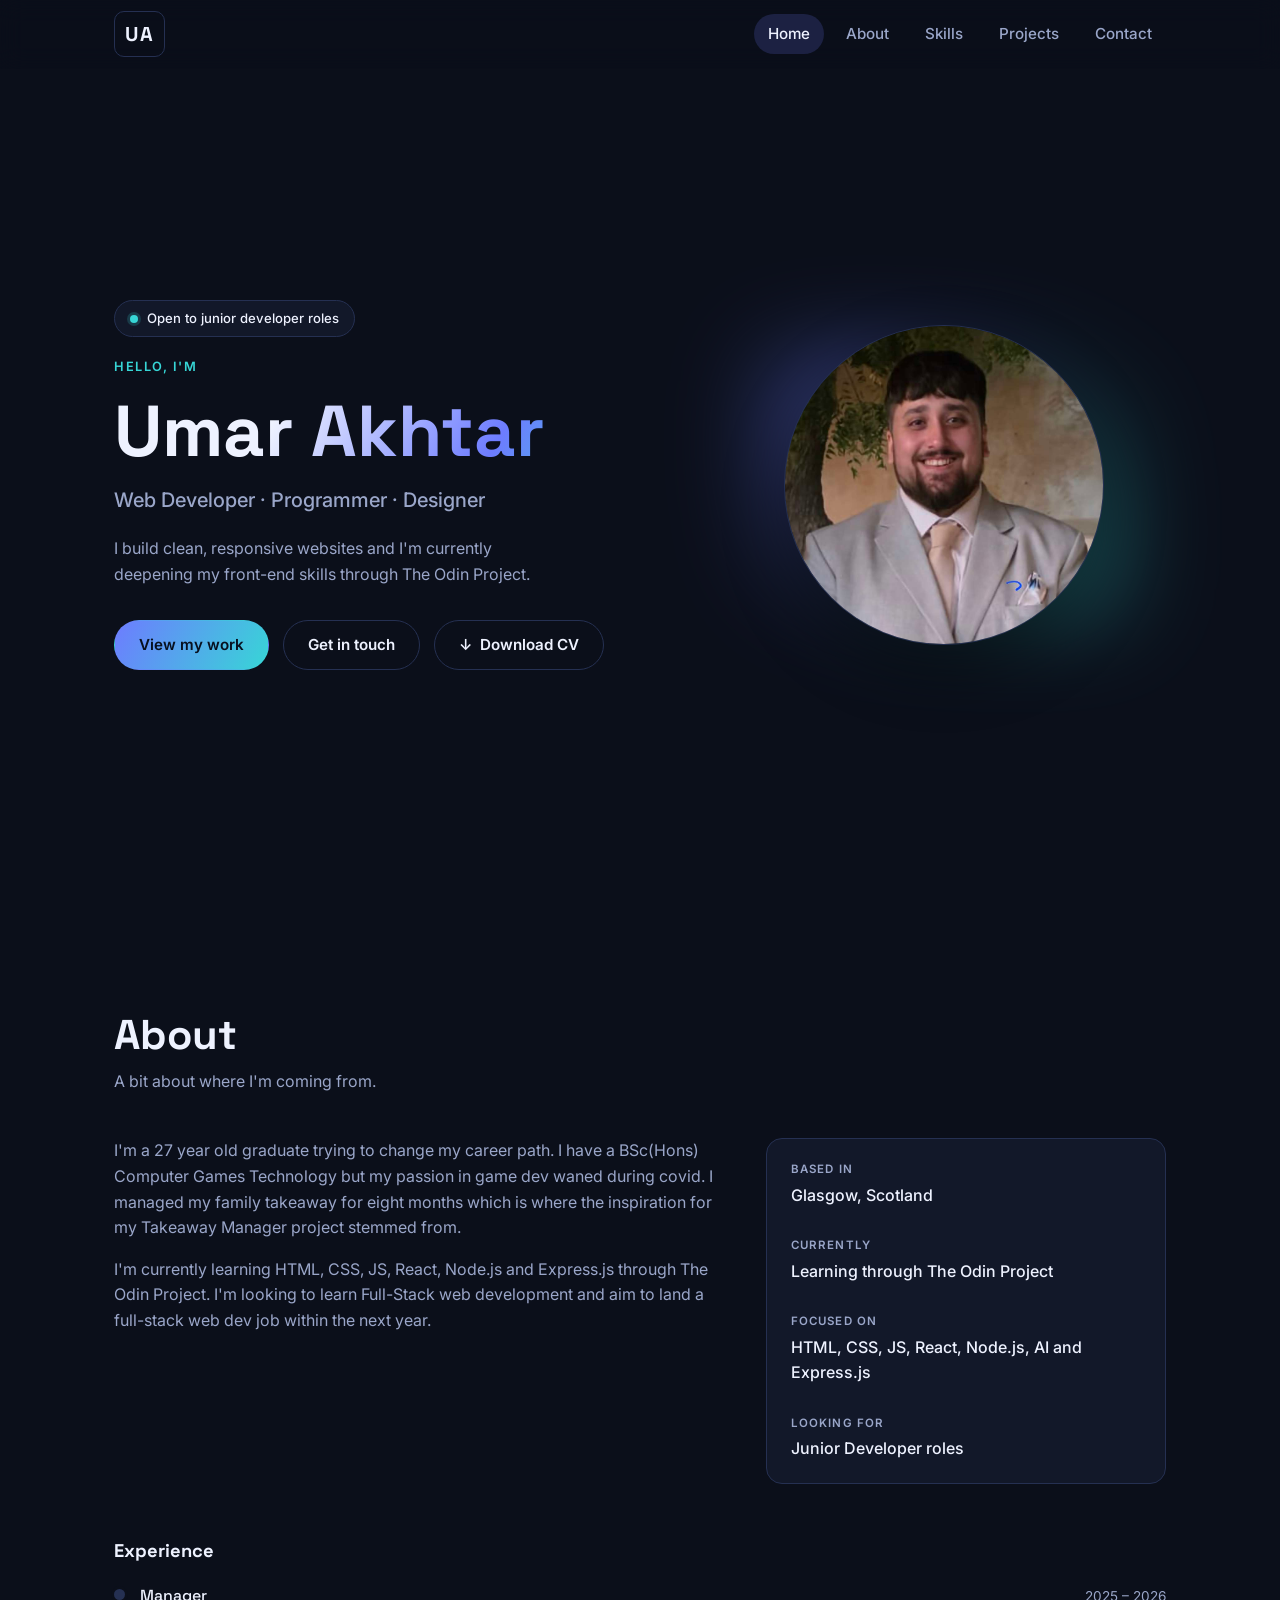
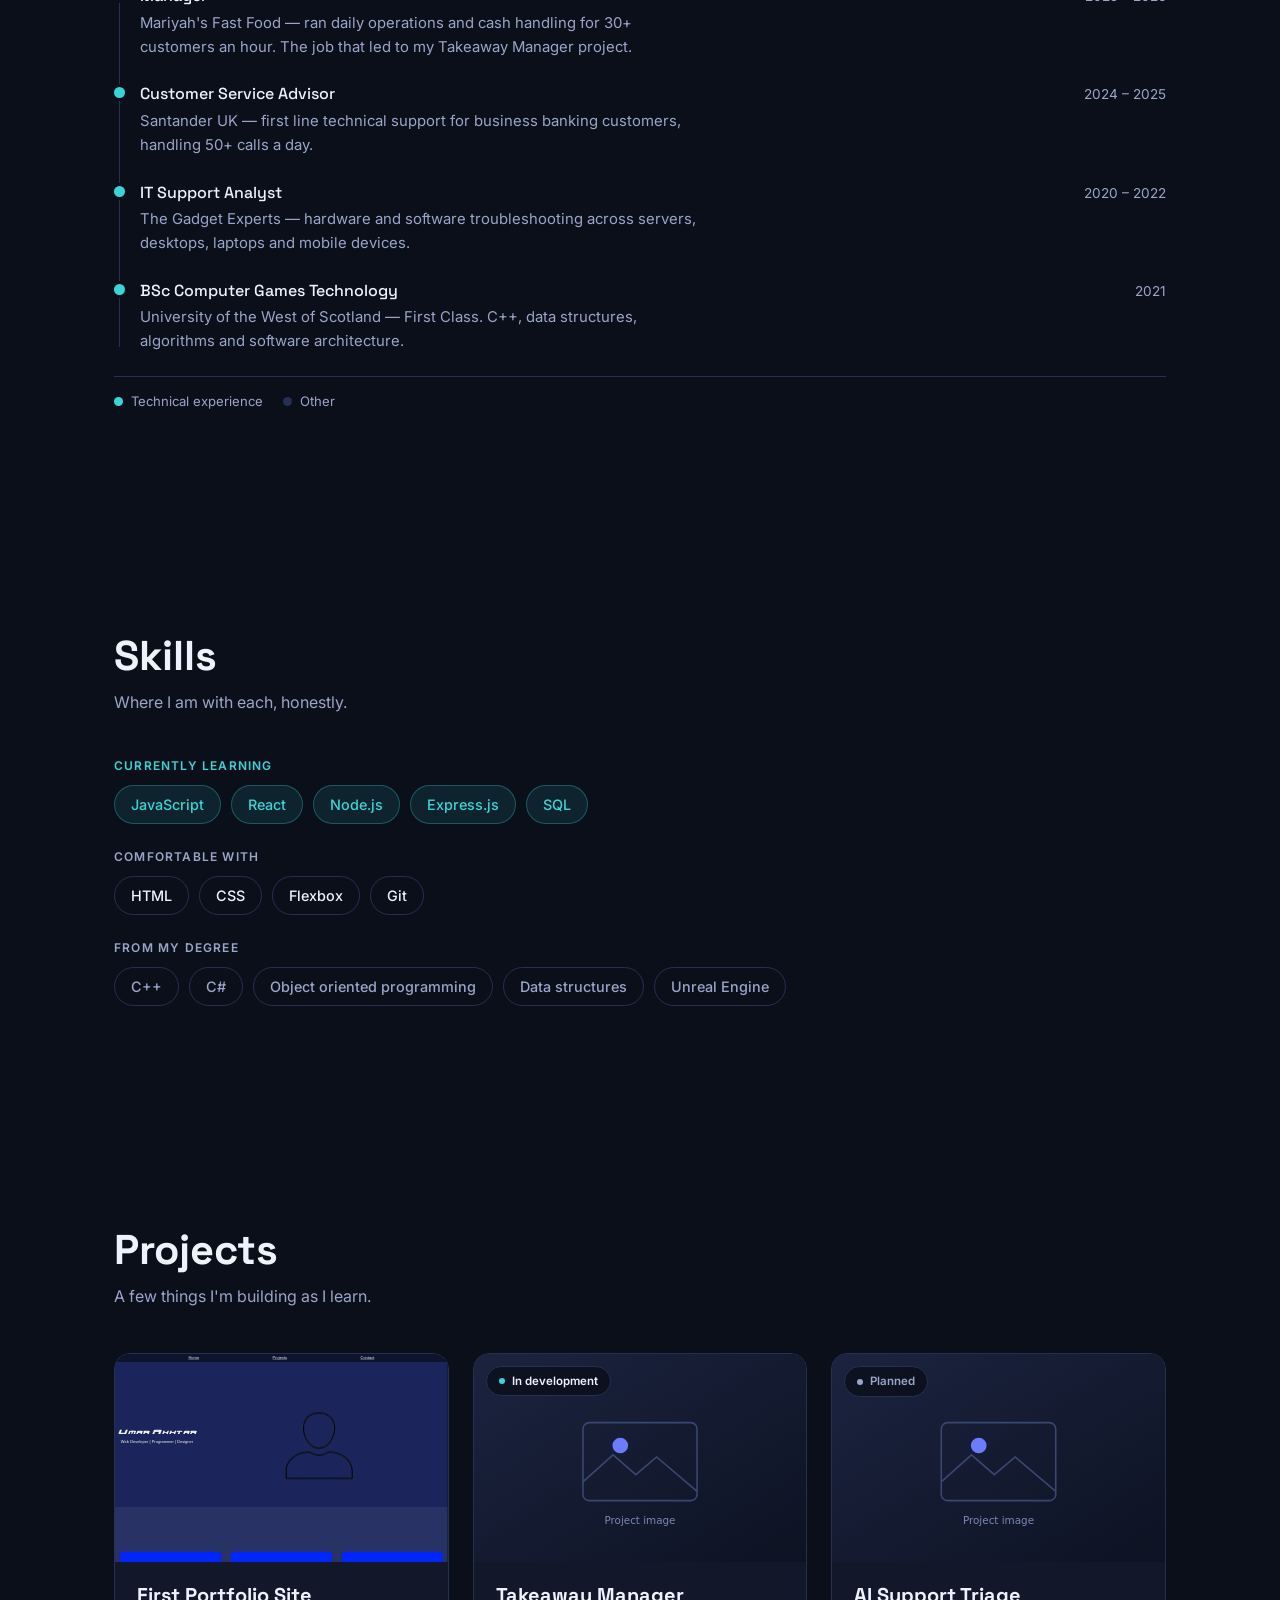
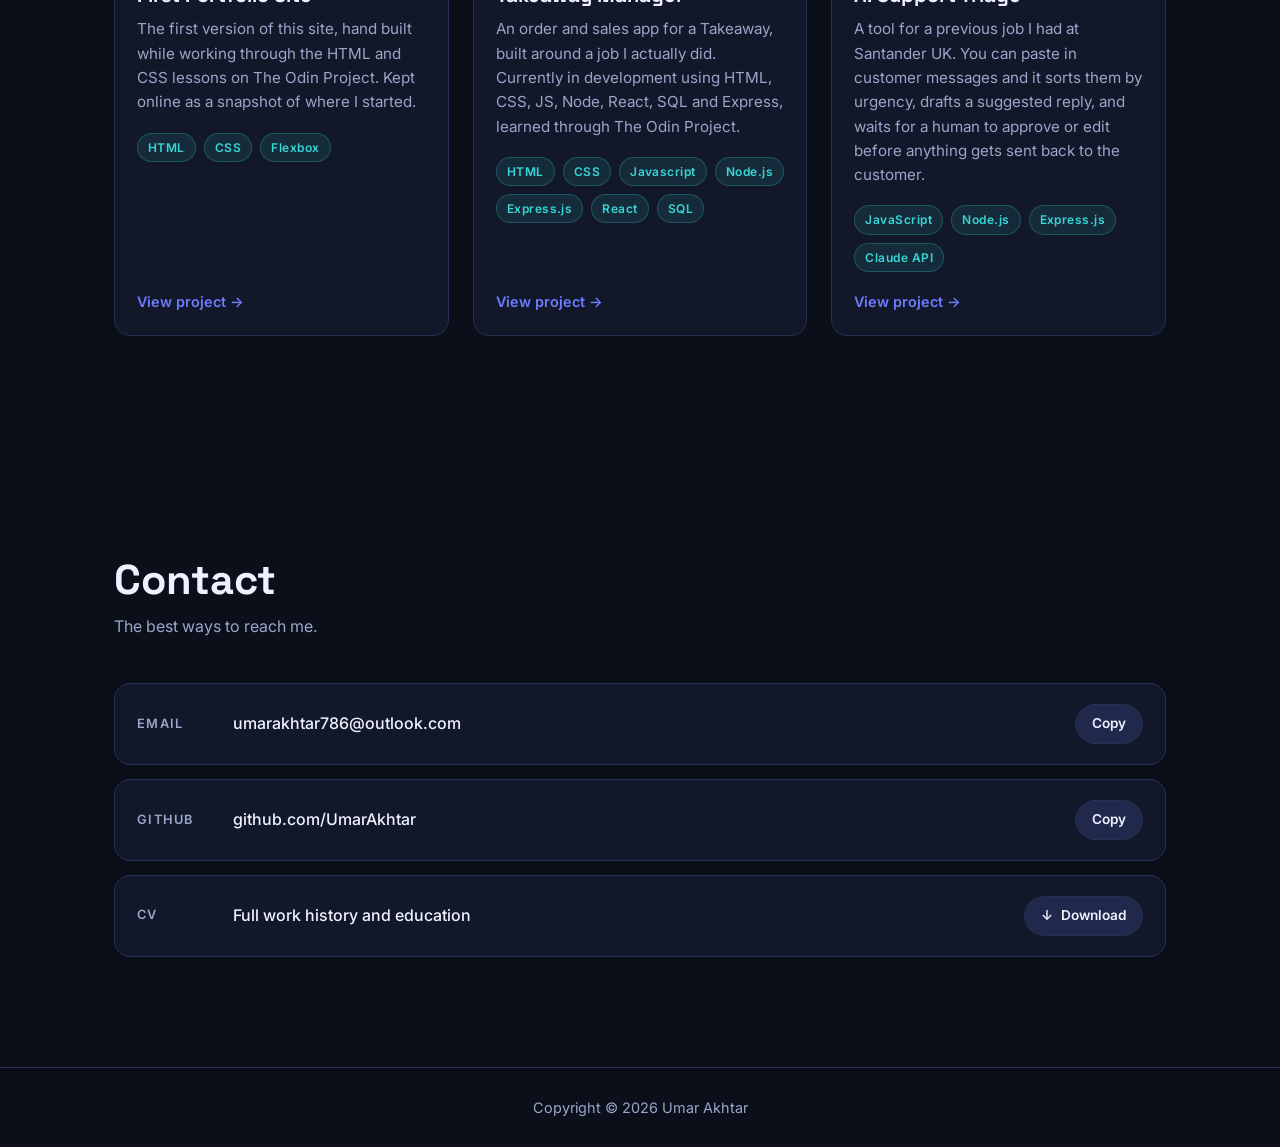
<file: index.html>
<!DOCTYPE html>
<html lang="en">
<head>
    <meta charset="UTF-8">
    <meta name="viewport" content="width=device-width, initial-scale=1.0">
    <title>Umar Akhtar - Portfolio</title>
    <meta name="description" content="Portfolio of Umar Akhtar, web developer and designer.">
    <link rel="icon" href="images/favicon.svg" type="image/svg+xml">

    <meta property="og:type" content="website">
    <meta property="og:url" content="https://umarakhtar.github.io/Portfolio-Website/">
    <meta property="og:title" content="Umar Akhtar - Web Developer">
    <meta property="og:description" content="Portfolio of Umar Akhtar, web developer and designer.">
    <meta property="og:image" content="https://umarakhtar.github.io/Portfolio-Website/images/profile.jpg">
    <meta name="twitter:card" content="summary_large_image">
    <meta name="twitter:title" content="Umar Akhtar - Web Developer">
    <meta name="twitter:description" content="Portfolio of Umar Akhtar, web developer and designer.">
    <meta name="twitter:image" content="https://umarakhtar.github.io/Portfolio-Website/images/profile.jpg">

    <link rel="preconnect" href="https://fonts.googleapis.com">
    <link rel="preconnect" href="https://fonts.gstatic.com" crossorigin>
    <link href="https://fonts.googleapis.com/css2?family=Space+Grotesk:wght@500;700&family=Inter:wght@400;500;600&display=swap" rel="stylesheet">
    <link rel="stylesheet" href="style.css">
</head>
<body>
    <a class="skip-link" href="#home">Skip to content</a>

    <header class="nav" id="nav">
        <div class="nav__inner">
            <a class="nav__brand" href="#home">UA</a>

            <button class="nav__toggle" id="navToggle" aria-expanded="false" aria-controls="navMenu" aria-label="Open menu">
                <span></span><span></span><span></span>
            </button>

            <nav class="nav__menu" id="navMenu" aria-label="Main">
                <a class="nav__link" href="#home">Home</a>
                <a class="nav__link" href="#about">About</a>
                <a class="nav__link" href="#skills">Skills</a>
                <a class="nav__link" href="#projects">Projects</a>
                <a class="nav__link" href="#contact">Contact</a>
            </nav>
        </div>
    </header>

    <main>
        <section class="hero" id="home">
            <div class="hero__text reveal">
                <p class="availability">
                    <span class="availability__dot" aria-hidden="true"></span>
                    Open to junior developer roles
                </p>
                <p class="hero__eyebrow">Hello, I'm</p>
                <h1 class="hero__title">Umar Akhtar</h1>
                <p class="hero__subtitle">Web Developer &middot; Programmer &middot; Designer</p>
                <p class="hero__blurb">
                    I build clean, responsive websites and I'm currently deepening my
                    front-end skills through The Odin Project.
                </p>
                <div class="hero__actions">
                    <a class="btn btn--primary" href="#projects">View my work</a>
                    <a class="btn btn--ghost" href="#contact">Get in touch</a>
                    <a class="btn btn--ghost" href="Umar-Akhtar-CV.pdf" download>
                        <span aria-hidden="true">&darr;</span> Download CV
                    </a>
                </div>
            </div>

            <div class="hero__media reveal">
                <div class="hero__glow" aria-hidden="true"></div>
                <img class="hero__image" src="images/profile.jpg" alt="Portrait of Umar Akhtar">
            </div>
        </section>

        <section class="section" id="about">
            <div class="section__head reveal">
                <h2 class="section__title">About</h2>
                <p class="section__lead">A bit about where I'm coming from.</p>
            </div>

            <div class="about reveal">
                <div class="about__text">
                    <p>
                        I'm a 27 year old graduate trying to change my career path. I have a BSc(Hons) Computer Games Technology but
                        my passion in game dev waned during covid. I managed my family takeaway for eight months which is where the
                        inspiration for my Takeaway Manager project stemmed from.
                    </p>
                    <p>
                        I'm currently learning HTML, CSS, JS, React, Node.js and Express.js through The Odin Project.
                        I'm looking to learn Full-Stack web development and aim to land a full-stack web dev job
                        within the next year. 
                    </p>
                </div>

                <dl class="about__facts">
                    <div>
                        <dt>Based in</dt>
                        <dd>Glasgow, Scotland</dd>
                    </div>
                    <div>
                        <dt>Currently</dt>
                        <dd>Learning through The Odin Project</dd>
                    </div>
                    <div>
                        <dt>Focused on</dt>
                        <dd>HTML, CSS, JS, React, Node.js, AI and Express.js</dd>
                    </div>
                    <div>
                        <dt>Looking for</dt>
                        <dd>Junior Developer roles</dd>
                    </div>
                </dl>
            </div>

            <div class="timeline reveal">
                <h3 class="timeline__title">Experience</h3>

                <ol class="timeline__list">
                    <li class="timeline__item">
                        <div class="timeline__head">
                            <span class="timeline__role">Manager</span>
                            <span class="timeline__dates">2025 &ndash; 2026</span>
                        </div>
                        <p class="timeline__detail">
                            Mariyah's Fast Food &mdash; ran daily operations and cash handling
                            for 30+ customers an hour. The job that led to my Takeaway Manager
                            project.
                        </p>
                    </li>

                    <li class="timeline__item timeline__item--tech">
                        <div class="timeline__head">
                            <span class="timeline__role">Customer Service Advisor</span>
                            <span class="timeline__dates">2024 &ndash; 2025</span>
                        </div>
                        <p class="timeline__detail">
                            Santander UK &mdash; first line technical support for business
                            banking customers, handling 50+ calls a day.
                        </p>
                    </li>

                    <li class="timeline__item timeline__item--tech">
                        <div class="timeline__head">
                            <span class="timeline__role">IT Support Analyst</span>
                            <span class="timeline__dates">2020 &ndash; 2022</span>
                        </div>
                        <p class="timeline__detail">
                            The Gadget Experts &mdash; hardware and software troubleshooting
                            across servers, desktops, laptops and mobile devices.
                        </p>
                    </li>

                    <li class="timeline__item timeline__item--tech">
                        <div class="timeline__head">
                            <span class="timeline__role">BSc Computer Games Technology</span>
                            <span class="timeline__dates">2021</span>
                        </div>
                        <p class="timeline__detail">
                            University of the West of Scotland &mdash; First Class. C++, data
                            structures, algorithms and software architecture.
                        </p>
                    </li>
                </ol>

                <p class="timeline__legend">
                    <span class="timeline__key timeline__key--tech"></span> Technical experience
                    <span class="timeline__key"></span> Other
                </p>
            </div>
        </section>

        <section class="section" id="skills">
            <div class="section__head reveal">
                <h2 class="section__title">Skills</h2>
                <p class="section__lead">Where I am with each, honestly.</p>
            </div>

            <div class="skills reveal">
                <div class="skills__group skills__group--current">
                    <h3 class="skills__label">Currently learning</h3>
                    <ul class="skills__list">
                        <li>JavaScript</li>
                        <li>React</li>
                        <li>Node.js</li>
                        <li>Express.js</li>
                        <li>SQL</li>
                    </ul>
                </div>

                <div class="skills__group">
                    <h3 class="skills__label">Comfortable with</h3>
                    <ul class="skills__list">
                        <li>HTML</li>
                        <li>CSS</li>
                        <li>Flexbox</li>
                        <li>Git</li>
                    </ul>
                </div>

                <div class="skills__group skills__group--past">
                    <h3 class="skills__label">From my degree</h3>
                    <ul class="skills__list">
                        <li>C++</li>
                        <li>C#</li>
                        <li>Object oriented programming</li>
                        <li>Data structures</li>
                        <li>Unreal Engine</li>
                    </ul>
                </div>
            </div>
        </section>

        <section class="section" id="projects">
            <div class="section__head reveal">
                <h2 class="section__title">Projects</h2>
                <p class="section__lead">A few things I'm building as I learn.</p>
            </div>

            <div class="cards">
                <article class="card reveal">
                    <div class="card__media">
                        <iframe class="card__preview" src="archive/v1/index.html" loading="lazy" scrolling="no" tabindex="-1" aria-hidden="true" title="Preview of the first portfolio site"></iframe>
                    </div>
                    <div class="card__body">
                        <h3 class="card__title">First Portfolio Site</h3>
                        <p class="card__text">
                            The first version of this site, hand built while working through
                            the HTML and CSS lessons on The Odin Project. Kept online as a
                            snapshot of where I started.
                        </p>
                        <ul class="card__tags">
                            <li>HTML</li>
                            <li>CSS</li>
                            <li>Flexbox</li>
                        </ul>
                        <a class="card__link" href="project-one.html">View project <span aria-hidden="true">&rarr;</span></a>
                    </div>
                </article>

                <article class="card reveal">
                    <div class="card__media">
                        <span class="card__badge">In development</span>
                        <img src="images/placeholder.svg" alt="">
                    </div>
                    <div class="card__body">
                        <h3 class="card__title">Takeaway Manager</h3>
                        <p class="card__text">
                            An order and sales app for a Takeaway, built around a job I
                            actually did. Currently in development using HTML, CSS, JS, Node, React, SQL
                            and Express, learned through The Odin Project.
                        </p>
                        <ul class="card__tags">
                            <li>HTML</li>
                            <li>CSS</li>
                            <li>Javascript</li>
                            <li>Node.js</li>
                            <li>Express.js</li>
                            <li>React</li>
                            <li>SQL</li>
                        </ul>
                        <a class="card__link" href="project-two.html">View project <span aria-hidden="true">&rarr;</span></a>
                    </div>
                </article>

                <article class="card reveal">
                    <div class="card__media">
                        <span class="card__badge card__badge--planned">Planned</span>
                        <img src="images/placeholder.svg" alt="">
                    </div>
                    <div class="card__body">
                        <h3 class="card__title">AI Support Triage</h3>
                        <p class="card__text">
                            A tool for a previous job I had at Santander UK. You can paste in customer messages and it
                            sorts them by urgency, drafts a suggested reply, and waits for a
                            human to approve or edit before anything gets sent back to the customer.
                        </p>
                        <ul class="card__tags">
                            <li>JavaScript</li>
                            <li>Node.js</li>
                            <li>Express.js</li>
                            <li>Claude API</li>
                        </ul>
                        <a class="card__link" href="project-three.html">View project <span aria-hidden="true">&rarr;</span></a>
                    </div>
                </article>
            </div>
        </section>

        <section class="section" id="contact">
            <div class="section__head reveal">
                <h2 class="section__title">Contact</h2>
                <p class="section__lead">The best ways to reach me.</p>
            </div>

            <div class="contact reveal">
                <div class="contact__item">
                    <span class="contact__label">Email</span>
                    <a class="contact__value" id="contactEmail" href="mailto:umarakhtar786@outlook.com">umarakhtar786@outlook.com</a>
                    <button class="btn btn--small" data-copy="contactEmail">Copy</button>
                </div>

                <div class="contact__item">
                    <span class="contact__label">GitHub</span>
                    <a class="contact__value" id="contactGithub" href="https://github.com/UmarAkhtar" target="_blank" rel="noreferrer">github.com/UmarAkhtar</a>
                    <button class="btn btn--small" data-copy="contactGithub">Copy</button>
                </div>

                <div class="contact__item">
                    <span class="contact__label">CV</span>
                    <span class="contact__value">Full work history and education</span>
                    <a class="btn btn--small" href="Umar-Akhtar-CV.pdf" download>
                        <span aria-hidden="true">&darr;</span> Download
                    </a>
                </div>
            </div>
        </section>
    </main>

    <footer class="footer">
        <p>Copyright &copy; 2026 Umar Akhtar</p>
    </footer>

    <script src="script.js"></script>
</body>
</html>
</file>
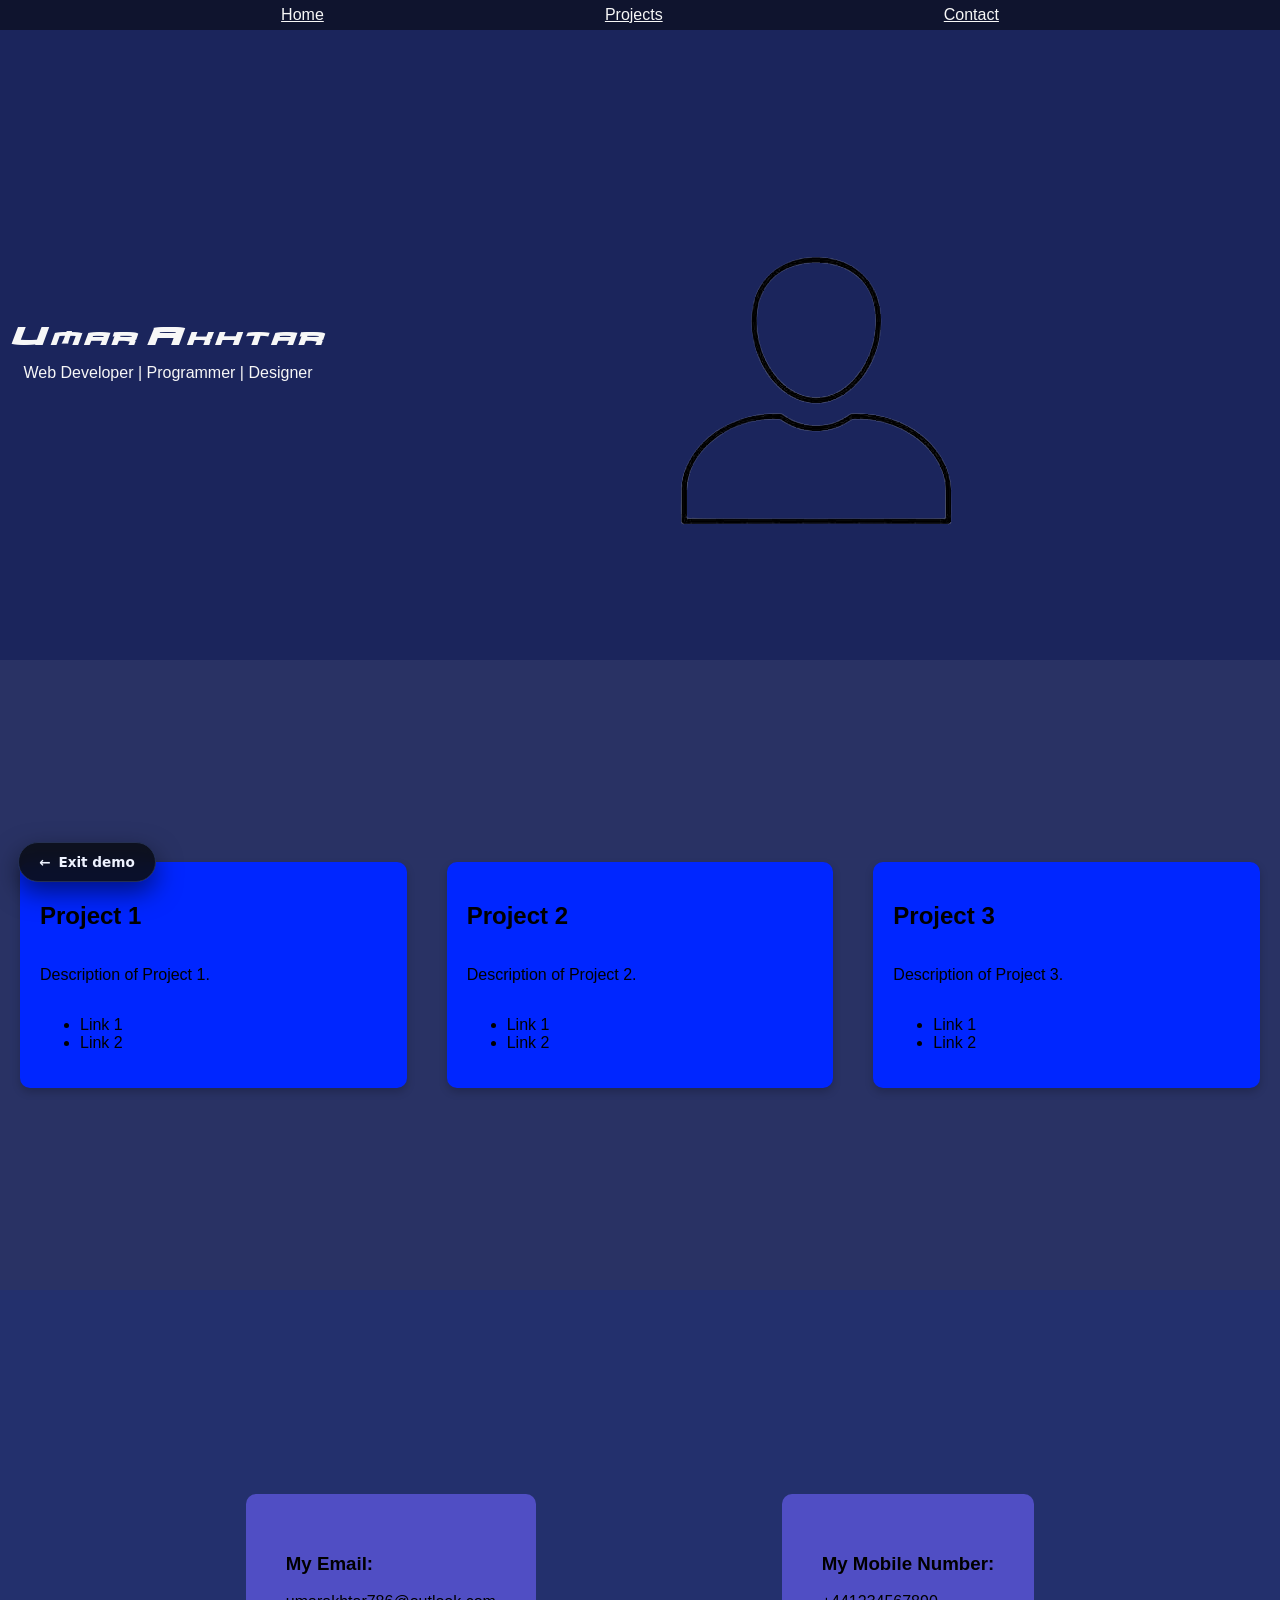
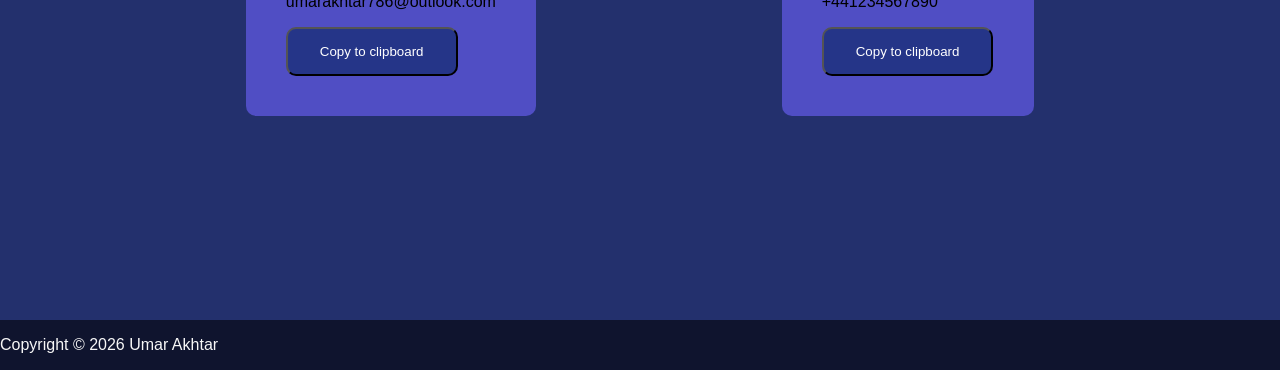
<file: archive/v1/index.html>
<!DOCTYPE html>
<html lang="en">
<head>
    <meta charset="UTF-8">
    <meta name="viewport" content="width=device-width, initial-scale=1.0">
    <title>Umar Akhtar - Portfolio</title>
    <link rel="stylesheet" href="style.css">
    <link rel="stylesheet" href="exit-bar.css">
</head>


<body class="body">

    <a class="exit-demo" href="../../project-one.html"><span aria-hidden="true">&larr;</span> Exit demo</a>

    <script src="script.js"></script>








    <div class="flex-container">
      
        <div class="nav-bar">
            <div class="nav-item"><a href="#Home">Home</a></div>
            <div class="nav-item"><a href="#Projects">Projects</a></div>
            <div class="nav-item"><a href="#Contact">Contact</a></div>
        </div>
           
       
         <div class="title-section" id="Home">
            <div class="title-content">
                <h1 class="title">Umar Akhtar</h1>
                <p class="subtitle">Web Developer | Programmer | Designer</p>
            </div>
            <div class="profile-image"><img src="images/profile.png" alt="Profile Image"></div>
         </div>
        


         <div class="project-section" id="Projects">
            <div class="project1">
                <h2 class="project1-title">Project 1</h2>
                <p class="project1-description">Description of Project 1.</p>
                  <ul class="project1-list">
                    <li>Link 1</li>
                    <li>Link 2</li>
                </ul>
            </div>

            <div class="project2">
                <h2 class="project2-title">Project 2</h2>
                <p class="project2-description">Description of Project 2.</p>
                  <ul class="project2-list">
                    <li>Link 1</li>
                    <li>Link 2</li>
                </ul>
            </div>

            <div class="project3">
                <h2 class="project3-title">Project 3</h2>
                <p class="project3-description">Description of Project 3.</p>
                <ul class="project3-list">
                    <li>Link 1</li>
                    <li>Link 2</li>
                </ul>
            </div>
         </div>

         
         <div class="contact-section" id="Contact">
            <div class="email">
                <h3>My Email:</h3>
                <p>umarakhtar786@outlook.com</p>
                 <button id="greeting">Copy to clipboard</button>
            </div>
            <div class="mobile-number">
                <h3>My Mobile Number:</h3>
                <p>+441234567890</p>
                <button>Copy to clipboard</button>
            </div>


         </div>




         
    </div>

    <footer>
            <p>Copyright &copy; 2026 Umar Akhtar</p>
         </footer>

    <script>
        if (window.self !== window.top) {
            document.querySelector('.exit-demo').remove();
        }
    </script>
</body>




</html>
</file>
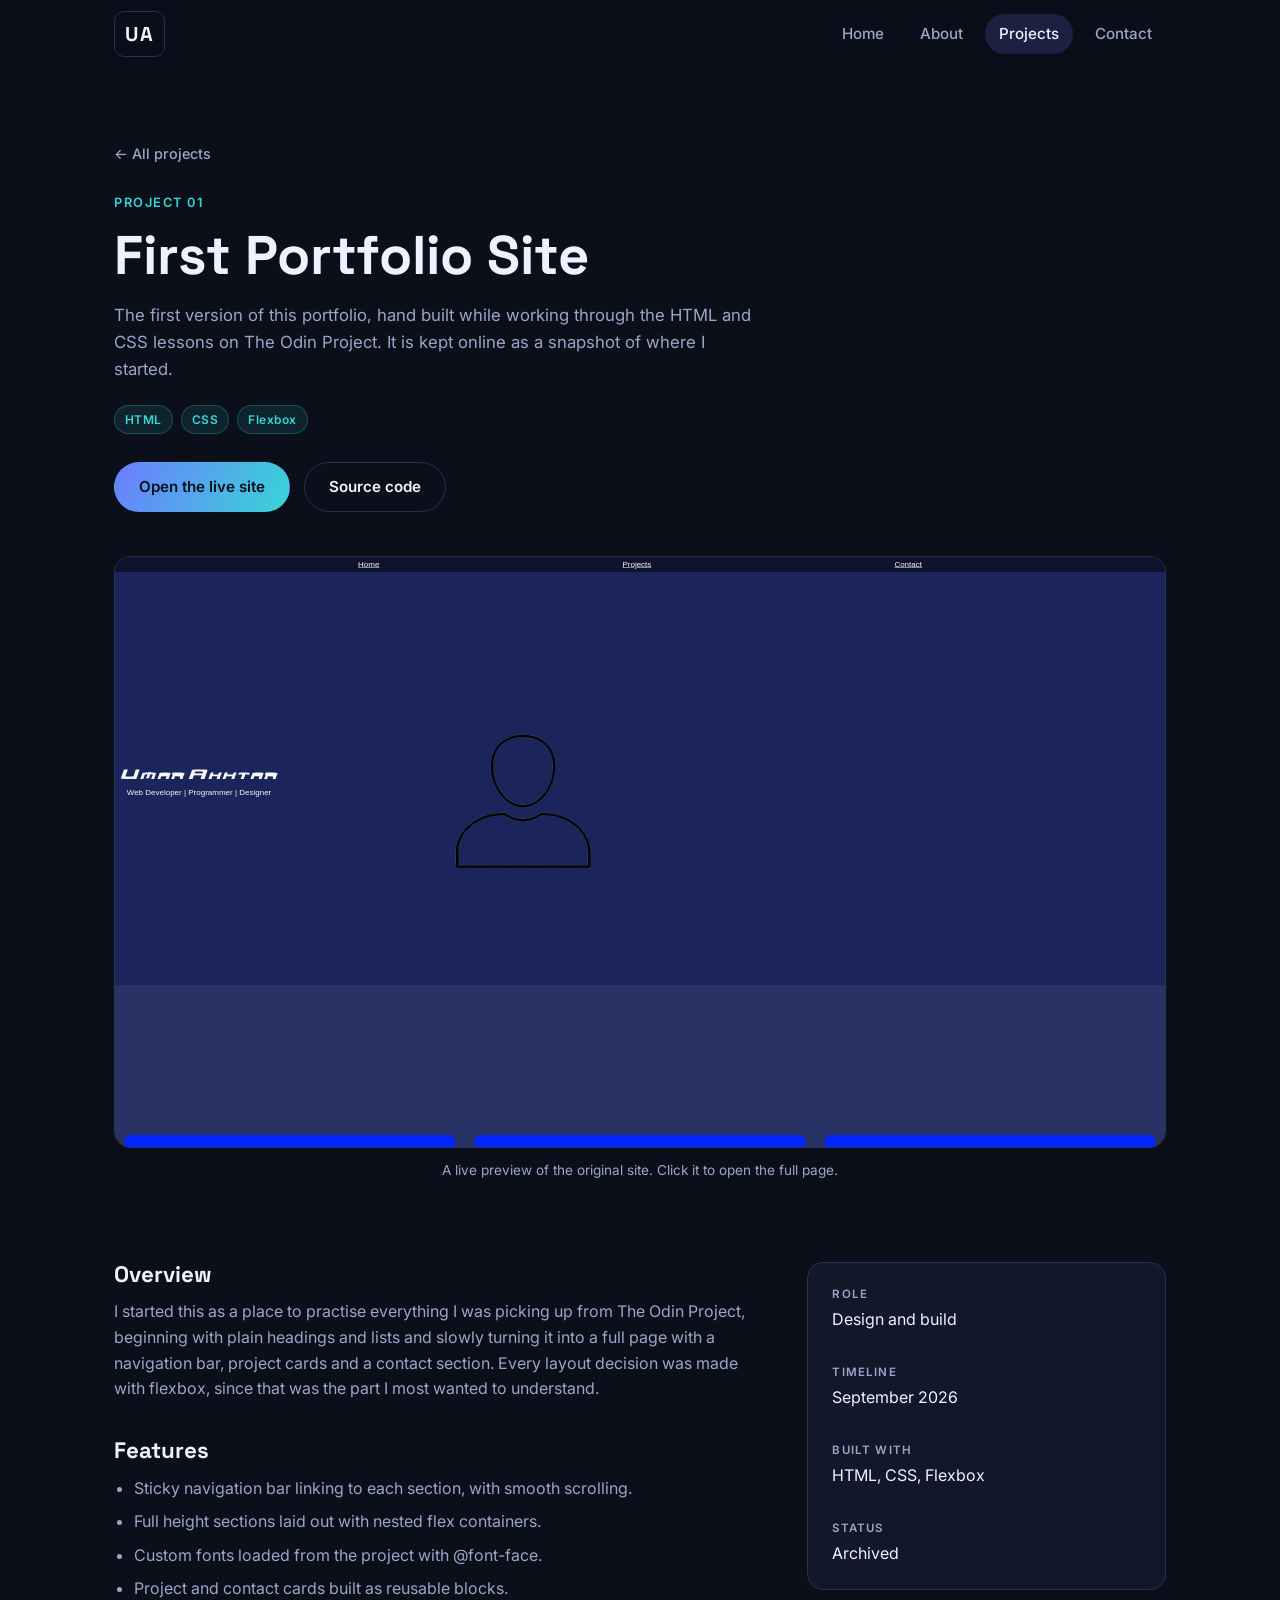
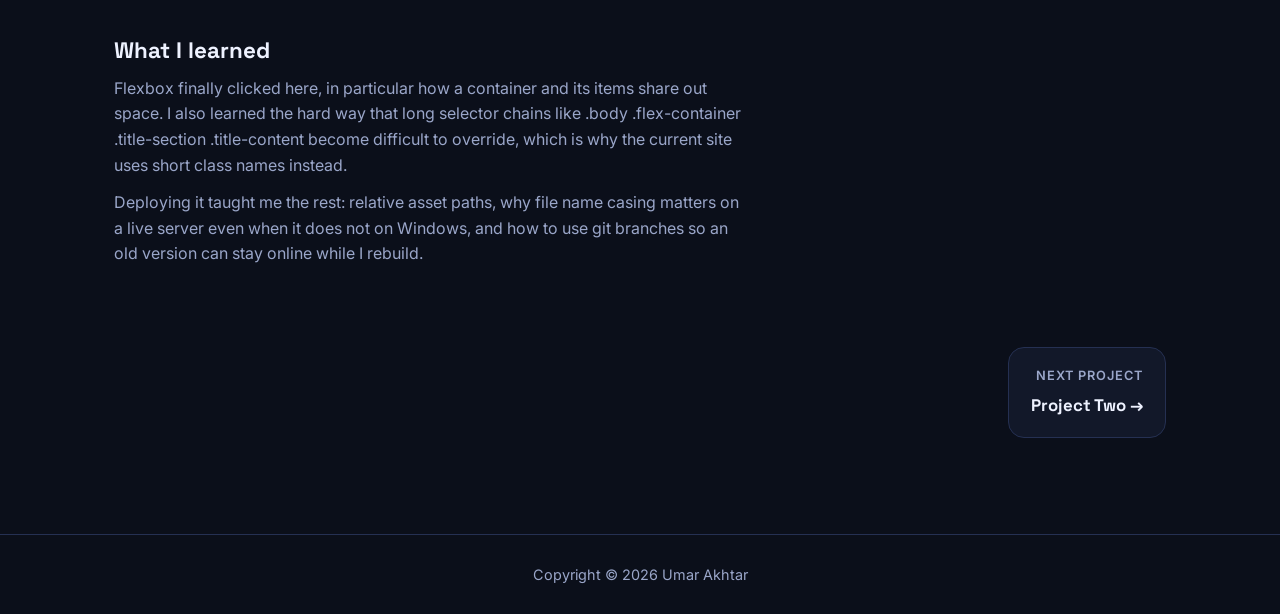
<file: project-one.html>
<!DOCTYPE html>
<html lang="en">
<head>
    <meta charset="UTF-8">
    <meta name="viewport" content="width=device-width, initial-scale=1.0">
    <title>First Portfolio Site - Umar Akhtar</title>
    <meta name="description" content="The first version of Umar Akhtar's portfolio, built while learning HTML and CSS.">
    <link rel="icon" href="images/favicon.svg" type="image/svg+xml">
    <link rel="preconnect" href="https://fonts.googleapis.com">
    <link rel="preconnect" href="https://fonts.gstatic.com" crossorigin>
    <link href="https://fonts.googleapis.com/css2?family=Space+Grotesk:wght@500;700&family=Inter:wght@400;500;600&display=swap" rel="stylesheet">
    <link rel="stylesheet" href="style.css">
</head>
<body>
    <a class="skip-link" href="#main">Skip to content</a>

    <header class="nav" id="nav">
        <div class="nav__inner">
            <a class="nav__brand" href="index.html">UA</a>

            <button class="nav__toggle" id="navToggle" aria-expanded="false" aria-controls="navMenu" aria-label="Open menu">
                <span></span><span></span><span></span>
            </button>

            <nav class="nav__menu" id="navMenu" aria-label="Main">
                <a class="nav__link" href="index.html#home">Home</a>
                <a class="nav__link" href="index.html#about">About</a>
                <a class="nav__link is-active" href="index.html#projects">Projects</a>
                <a class="nav__link" href="index.html#contact">Contact</a>
            </nav>
        </div>
    </header>

    <main id="main">
        <section class="project-hero">
            <a class="back-link" href="index.html#projects"><span aria-hidden="true">&larr;</span> All projects</a>
            <p class="project-hero__eyebrow">Project 01</p>
            <h1 class="project-hero__title">First Portfolio Site</h1>
            <p class="project-hero__lead">
                The first version of this portfolio, hand built while working through the
                HTML and CSS lessons on The Odin Project. It is kept online as a snapshot of
                where I started.
            </p>
            <ul class="card__tags">
                <li>HTML</li>
                <li>CSS</li>
                <li>Flexbox</li>
            </ul>
            <div class="project-hero__actions">
                <a class="btn btn--primary" href="archive/v1/index.html">Open the live site</a>
                <a class="btn btn--ghost" href="https://github.com/UmarAkhtar/Portfolio-Website/tree/old-portfolio" target="_blank" rel="noreferrer">Source code</a>
            </div>
        </section>

        <figure class="project-shot reveal">
            <div class="project-shot__frame">
                <iframe src="archive/v1/index.html" title="Live preview of the first portfolio site" loading="lazy" scrolling="no"></iframe>
                <a class="project-shot__cover" href="archive/v1/index.html" aria-label="Open the first portfolio site"></a>
            </div>
            <figcaption>A live preview of the original site. Click it to open the full page.</figcaption>
        </figure>

        <div class="project-body">
            <article class="project-main reveal">
                <h2>Overview</h2>
                <p>
                    I started this as a place to practise everything I was picking up from
                    The Odin Project, beginning with plain headings and lists and slowly
                    turning it into a full page with a navigation bar, project cards and a
                    contact section. Every layout decision was made with flexbox, since that
                    was the part I most wanted to understand.
                </p>

                <h2>Features</h2>
                <ul class="project-list">
                    <li>Sticky navigation bar linking to each section, with smooth scrolling.</li>
                    <li>Full height sections laid out with nested flex containers.</li>
                    <li>Custom fonts loaded from the project with @font-face.</li>
                    <li>Project and contact cards built as reusable blocks.</li>
                </ul>

                <h2>What I learned</h2>
                <p>
                    Flexbox finally clicked here, in particular how a container and its items
                    share out space. I also learned the hard way that long selector chains
                    like .body .flex-container .title-section .title-content become difficult
                    to override, which is why the current site uses short class names instead.
                </p>
                <p>
                    Deploying it taught me the rest: relative asset paths, why file name
                    casing matters on a live server even when it does not on Windows, and how
                    to use git branches so an old version can stay online while I rebuild.
                </p>
            </article>

            <aside class="project-meta reveal">
                <div class="project-meta__row">
                    <span class="project-meta__label">Role</span>
                    <span>Design and build</span>
                </div>
                <div class="project-meta__row">
                    <span class="project-meta__label">Timeline</span>
                    <span>September 2026</span>
                </div>
                <div class="project-meta__row">
                    <span class="project-meta__label">Built with</span>
                    <span>HTML, CSS, Flexbox</span>
                </div>
                <div class="project-meta__row">
                    <span class="project-meta__label">Status</span>
                    <span>Archived</span>
                </div>
            </aside>
        </div>

        <nav class="project-pager" aria-label="Project navigation">
            <span></span>
            <a class="project-pager__next" href="project-two.html">
                Next project
                <strong>Project Two <span aria-hidden="true">&rarr;</span></strong>
            </a>
        </nav>
    </main>

    <footer class="footer">
        <p>Copyright &copy; 2026 Umar Akhtar</p>
    </footer>

    <script src="script.js"></script>
</body>
</html>
</file>
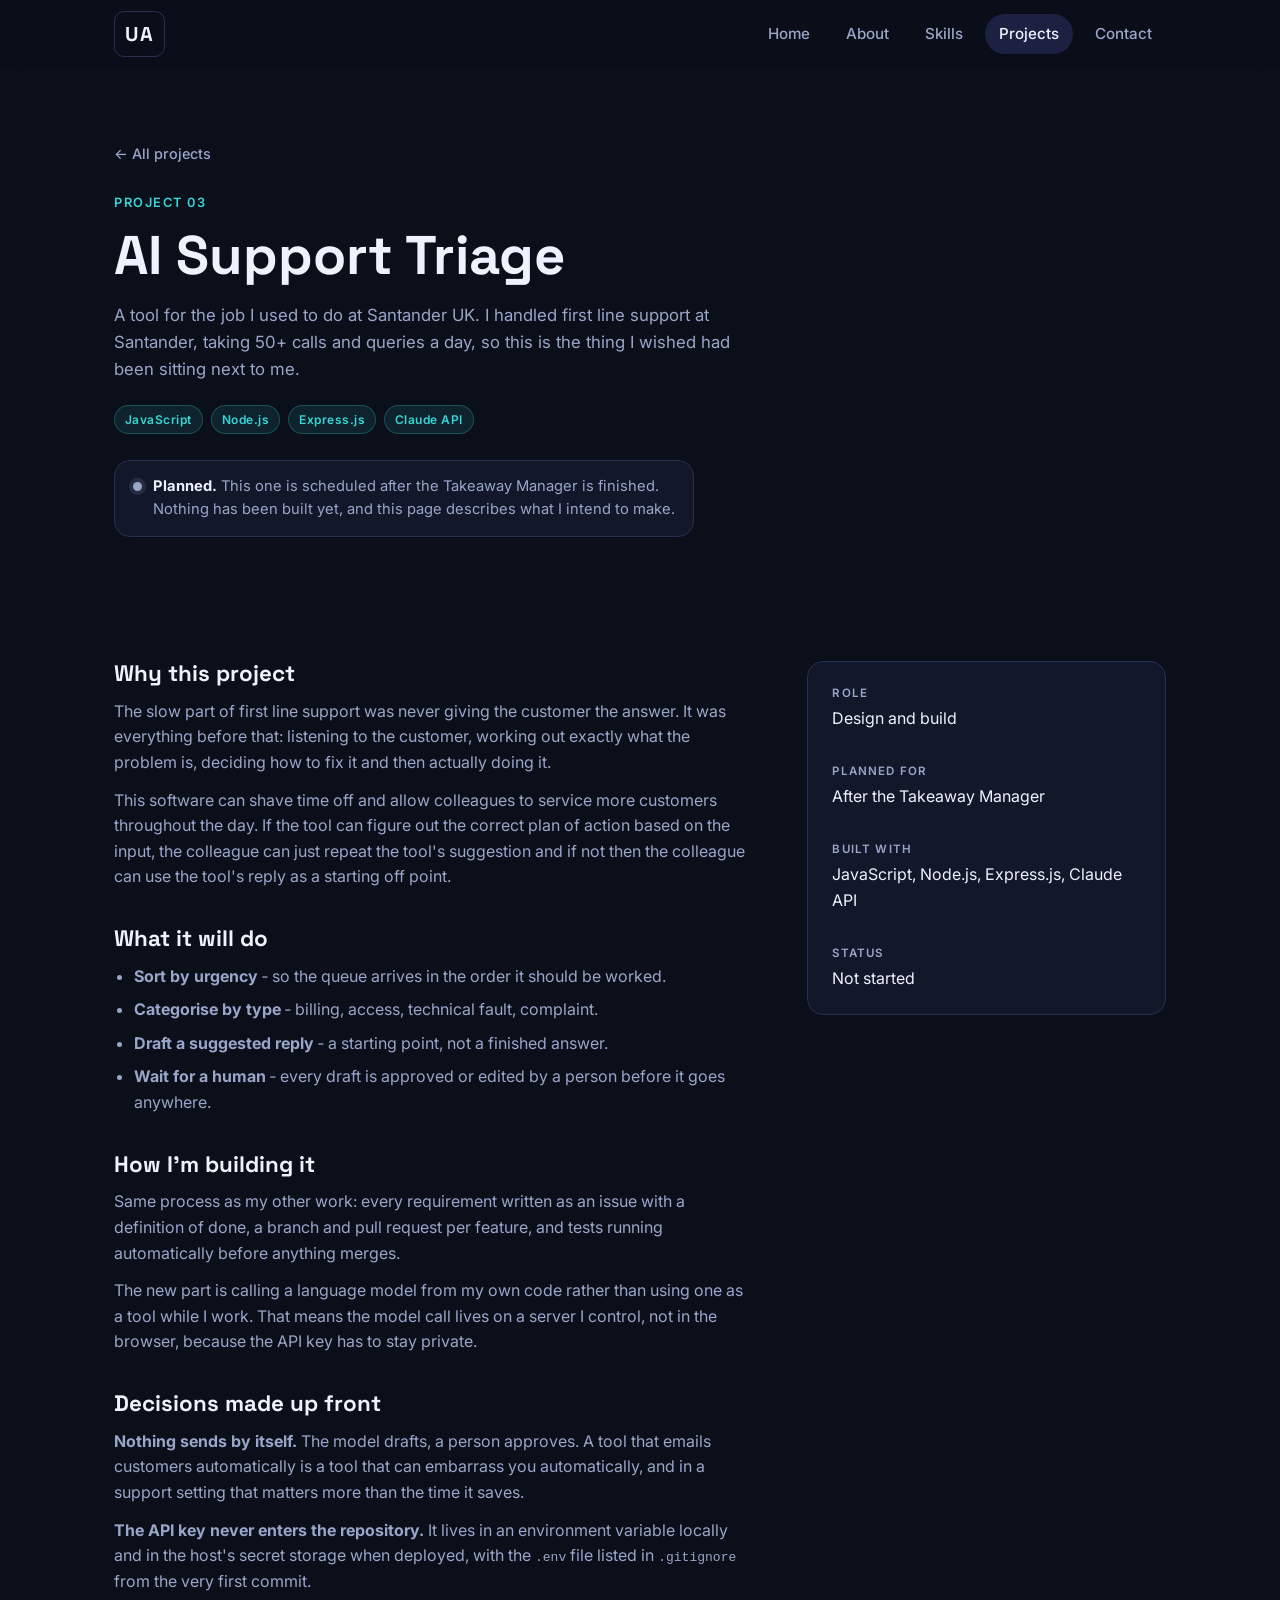
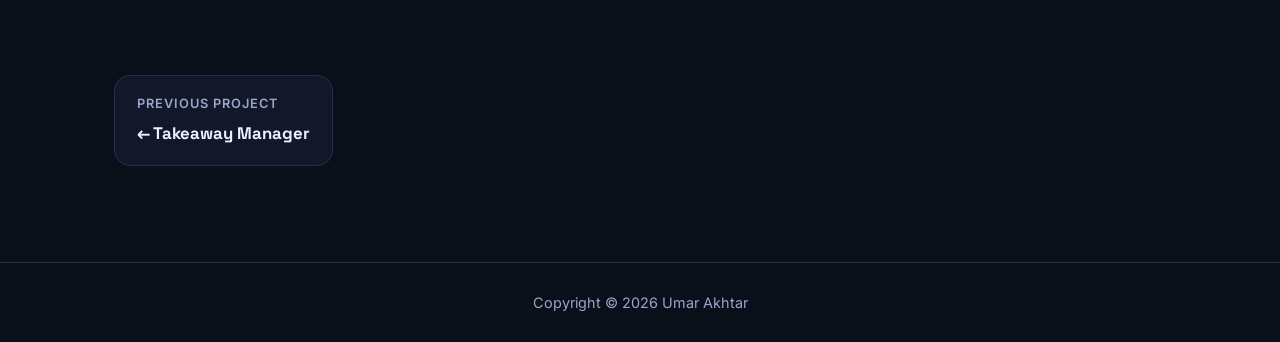
<file: project-three.html>
<!DOCTYPE html>
<html lang="en">
<head>
    <meta charset="UTF-8">
    <meta name="viewport" content="width=device-width, initial-scale=1.0">
    <title>AI Support Triage - Umar Akhtar</title>
    <meta name="description" content="A support triage tool that sorts customer messages by urgency and drafts replies for a human to approve. Planned project by Umar Akhtar.">
    <link rel="icon" href="images/favicon.svg" type="image/svg+xml">
    <link rel="preconnect" href="https://fonts.googleapis.com">
    <link rel="preconnect" href="https://fonts.gstatic.com" crossorigin>
    <link href="https://fonts.googleapis.com/css2?family=Space+Grotesk:wght@500;700&family=Inter:wght@400;500;600&display=swap" rel="stylesheet">
    <link rel="stylesheet" href="style.css">
</head>
<body>
    <a class="skip-link" href="#main">Skip to content</a>

    <header class="nav" id="nav">
        <div class="nav__inner">
            <a class="nav__brand" href="index.html">UA</a>

            <button class="nav__toggle" id="navToggle" aria-expanded="false" aria-controls="navMenu" aria-label="Open menu">
                <span></span><span></span><span></span>
            </button>

            <nav class="nav__menu" id="navMenu" aria-label="Main">
                <a class="nav__link" href="index.html#home">Home</a>
                <a class="nav__link" href="index.html#about">About</a>
                <a class="nav__link" href="index.html#skills">Skills</a>
                <a class="nav__link is-active" href="index.html#projects">Projects</a>
                <a class="nav__link" href="index.html#contact">Contact</a>
            </nav>
        </div>
    </header>

    <main id="main">
        <section class="project-hero">
            <a class="back-link" href="index.html#projects"><span aria-hidden="true">&larr;</span> All projects</a>
            <p class="project-hero__eyebrow">Project 03</p>
            <h1 class="project-hero__title">AI Support Triage</h1>
            <p class="project-hero__lead">
                A tool for the job I used to do at Santander UK. I handled first line support at Santander,
                taking 50+ calls and queries a day, so this is the thing I wished had been
                sitting next to me.
            </p>
            <ul class="card__tags">
                <li>JavaScript</li>
                <li>Node.js</li>
                <li>Express.js</li>
                <li>Claude API</li>
            </ul>

            <div class="status-note">
                <span class="status-note__dot status-note__dot--planned" aria-hidden="true"></span>
                <p>
                    <strong>Planned.</strong> This one is scheduled after the Takeaway Manager
                    is finished. Nothing has been built yet, and this page describes what I
                    intend to make.
                </p>
            </div>
        </section>

        <div class="project-body">
            <article class="project-main reveal">
                <h2>Why this project</h2>
                <p>
                    The slow part of first line support was never giving the customer the answer. It was
                    everything before that: listening to the customer, working out exactly what the problem
                    is, deciding how to fix it and then actually doing it.
                </p>
                <p>
                    This software can shave time off and allow colleagues to service more customers throughout the
                    day. If the tool can figure out the correct plan of action based on the input, the colleague can
                    just repeat the tool's suggestion and if not then the colleague can use the tool's reply as a starting off point.
                </p>

                <h2>What it will do</h2>
                <ul class="project-list">
                    <li><strong>Sort by urgency</strong> &dash; so the queue arrives in the order it should be worked.</li>
                    <li><strong>Categorise by type</strong> &dash; billing, access, technical fault, complaint.</li>
                    <li><strong>Draft a suggested reply</strong> &dash; a starting point, not a finished answer.</li>
                    <li><strong>Wait for a human</strong> &dash; every draft is approved or edited by a person before it goes anywhere.</li>
                </ul>

                <h2>How I'm building it</h2>
                <p>
                    Same process as my other work: every requirement written as an issue with
                    a definition of done, a branch and pull request per feature, and tests
                    running automatically before anything merges.
                </p>
                <p>
                    The new part is calling a language model from my own code rather than
                    using one as a tool while I work. That means the model call lives on a
                    server I control, not in the browser, because the API key has to stay
                    private.
                </p>

                <h2>Decisions made up front</h2>
                <p>
                    <strong>Nothing sends by itself.</strong> The model drafts, a person
                    approves. A tool that emails customers automatically is a tool that can
                    embarrass you automatically, and in a support setting that matters more
                    than the time it saves.
                </p>
                <p>
                    <strong>The API key never enters the repository.</strong> It lives in an
                    environment variable locally and in the host's secret storage when
                    deployed, with the <code>.env</code> file listed in
                    <code>.gitignore</code> from the very first commit.
                </p>
            </article>

            <aside class="project-meta reveal">
                <div class="project-meta__row">
                    <span class="project-meta__label">Role</span>
                    <span>Design and build</span>
                </div>
                <div class="project-meta__row">
                    <span class="project-meta__label">Planned for</span>
                    <span>After the Takeaway Manager</span>
                </div>
                <div class="project-meta__row">
                    <span class="project-meta__label">Built with</span>
                    <span>JavaScript, Node.js, Express.js, Claude API</span>
                </div>
                <div class="project-meta__row">
                    <span class="project-meta__label">Status</span>
                    <span>Not started</span>
                </div>
            </aside>
        </div>

        <nav class="project-pager" aria-label="Project navigation">
            <a class="project-pager__prev" href="project-two.html">
                Previous project
                <strong><span aria-hidden="true">&larr;</span> Takeaway Manager</strong>
            </a>
            <span></span>
        </nav>
    </main>

    <footer class="footer">
        <p>Copyright &copy; 2026 Umar Akhtar</p>
    </footer>

    <script src="script.js"></script>
</body>
</html>
</file>
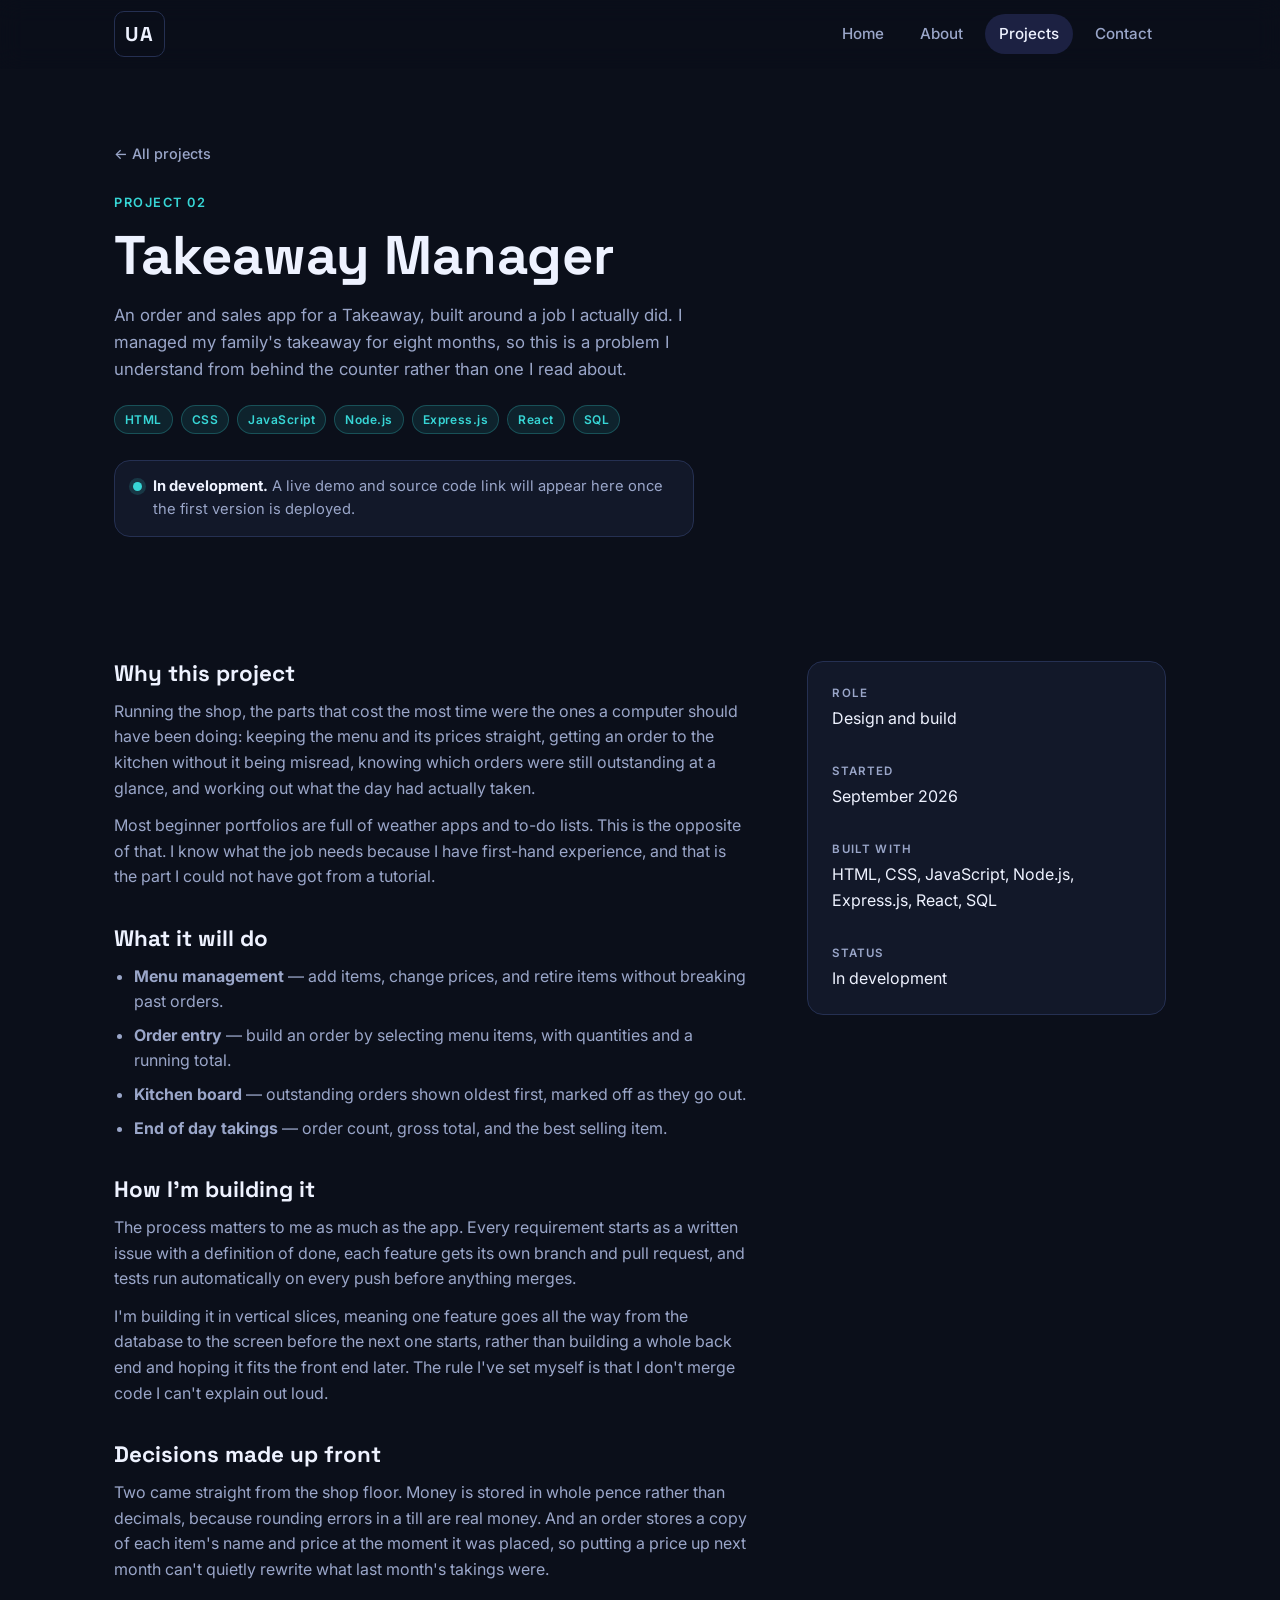
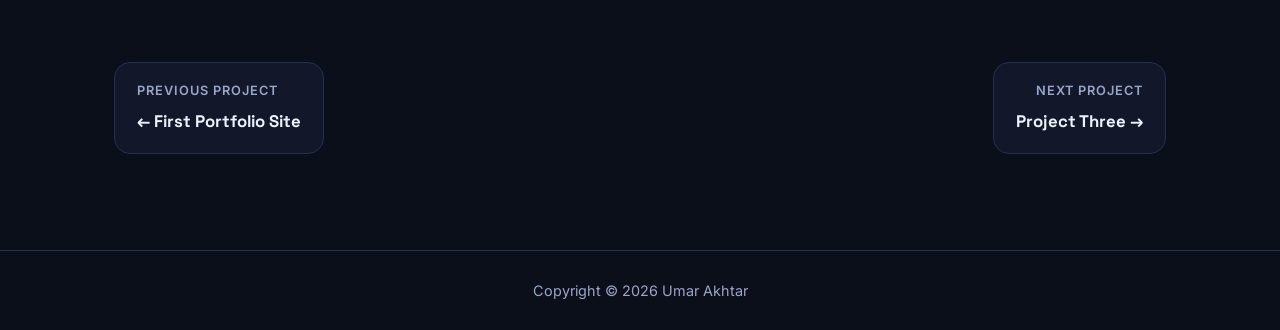
<file: project-two.html>
<!DOCTYPE html>
<html lang="en">
<head>
    <meta charset="UTF-8">
    <meta name="viewport" content="width=device-width, initial-scale=1.0">
    <title>Takeaway Manager - Umar Akhtar</title>
    <meta name="description" content="An order and sales app for a fast food shop, currently in development by Umar Akhtar.">
    <link rel="icon" href="images/favicon.svg" type="image/svg+xml">
    <link rel="preconnect" href="https://fonts.googleapis.com">
    <link rel="preconnect" href="https://fonts.gstatic.com" crossorigin>
    <link href="https://fonts.googleapis.com/css2?family=Space+Grotesk:wght@500;700&family=Inter:wght@400;500;600&display=swap" rel="stylesheet">
    <link rel="stylesheet" href="style.css">
</head>
<body>
    <a class="skip-link" href="#main">Skip to content</a>

    <header class="nav" id="nav">
        <div class="nav__inner">
            <a class="nav__brand" href="index.html">UA</a>

            <button class="nav__toggle" id="navToggle" aria-expanded="false" aria-controls="navMenu" aria-label="Open menu">
                <span></span><span></span><span></span>
            </button>

            <nav class="nav__menu" id="navMenu" aria-label="Main">
                <a class="nav__link" href="index.html#home">Home</a>
                <a class="nav__link" href="index.html#about">About</a>
                <a class="nav__link is-active" href="index.html#projects">Projects</a>
                <a class="nav__link" href="index.html#contact">Contact</a>
            </nav>
        </div>
    </header>

    <main id="main">
        <section class="project-hero">
            <a class="back-link" href="index.html#projects"><span aria-hidden="true">&larr;</span> All projects</a>
            <p class="project-hero__eyebrow">Project 02</p>
            <h1 class="project-hero__title">Takeaway Manager</h1>
            <p class="project-hero__lead">
                An order and sales app for a Takeaway, built around a job I actually
                did. I managed my family's takeaway for eight months, so this is a problem
                I understand from behind the counter rather than one I read about.
            </p>
            <ul class="card__tags">
                <li>HTML</li>
                <li>CSS</li>
                <li>JavaScript</li>
                <li>Node.js</li>
                <li>Express.js</li>
                <li>React</li>
                <li>SQL</li>
            </ul>

            <div class="status-note">
                <span class="status-note__dot" aria-hidden="true"></span>
                <p>
                    <strong>In development.</strong> A live demo and source code link will
                    appear here once the first version is deployed.
                </p>
            </div>
        </section>

        <div class="project-body">
            <article class="project-main reveal">
                <h2>Why this project</h2>
                <p>
                    Running the shop, the parts that cost the most time were the ones a
                    computer should have been doing: keeping the menu and its prices straight,
                    getting an order to the kitchen without it being misread, knowing which
                    orders were still outstanding at a glance, and working out what the day
                    had actually taken.
                </p>
                <p>
                    Most beginner portfolios are full of weather apps and to-do lists. This is
                    the opposite of that. I know what the job needs because I have first-hand experience, and
                    that is the part I could not have got from a tutorial.
                </p>

                <h2>What it will do</h2>
                <ul class="project-list">
                    <li><strong>Menu management</strong> &mdash; add items, change prices, and retire items without breaking past orders.</li>
                    <li><strong>Order entry</strong> &mdash; build an order by selecting menu items, with quantities and a running total.</li>
                    <li><strong>Kitchen board</strong> &mdash; outstanding orders shown oldest first, marked off as they go out.</li>
                    <li><strong>End of day takings</strong> &mdash; order count, gross total, and the best selling item.</li>
                </ul>

                <h2>How I'm building it</h2>
                <p>
                    The process matters to me as much as the app. Every requirement starts as
                    a written issue with a definition of done, each feature gets its own branch
                    and pull request, and tests run automatically on every push before anything
                    merges.
                </p>
                <p>
                    I'm building it in vertical slices, meaning one feature goes all the way
                    from the database to the screen before the next one starts, rather than
                    building a whole back end and hoping it fits the front end later. The rule
                    I've set myself is that I don't merge code I can't explain out loud.
                </p>

                <h2>Decisions made up front</h2>
                <p>
                    Two came straight from the shop floor. Money is stored in whole pence
                    rather than decimals, because rounding errors in a till are real money. And
                    an order stores a copy of each item's name and price at the moment it was
                    placed, so putting a price up next month can't quietly rewrite what last
                    month's takings were.
                </p>
            </article>

            <aside class="project-meta reveal">
                <div class="project-meta__row">
                    <span class="project-meta__label">Role</span>
                    <span>Design and build</span>
                </div>
                <div class="project-meta__row">
                    <span class="project-meta__label">Started</span>
                    <span>September 2026</span>
                </div>
                <div class="project-meta__row">
                    <span class="project-meta__label">Built with</span>
                    <span>HTML, CSS, JavaScript, Node.js, Express.js, React, SQL</span>
                </div>
                <div class="project-meta__row">
                    <span class="project-meta__label">Status</span>
                    <span>In development</span>
                </div>
            </aside>
        </div>

        <nav class="project-pager" aria-label="Project navigation">
            <a class="project-pager__prev" href="project-one.html">
                Previous project
                <strong><span aria-hidden="true">&larr;</span> First Portfolio Site</strong>
            </a>
            <a class="project-pager__next" href="project-three.html">
                Next project
                <strong>Project Three <span aria-hidden="true">&rarr;</span></strong>
            </a>
        </nav>
    </main>

    <footer class="footer">
        <p>Copyright &copy; 2026 Umar Akhtar</p>
    </footer>

    <script src="script.js"></script>
</body>
</html>
</file>
<file: style.css>
:root {
    --bg: #0b0f1a;
    --bg-soft: #121829;
    --surface: #161d33;
    --border: #253052;
    --text: #eef2ff;
    --muted: #9aa6c9;
    --accent: #6d7cff;
    --accent-2: #37d6d6;
    --radius: 16px;
    --max-width: 1100px;
    --nav-height: 68px;
}

* {
    box-sizing: border-box;
}

html {
    scroll-behavior: smooth;
    scroll-padding-top: var(--nav-height);
}

body {
    margin: 0;
    background: var(--bg);
    color: var(--text);
    font-family: 'Inter', system-ui, -apple-system, 'Segoe UI', sans-serif;
    line-height: 1.6;
    -webkit-font-smoothing: antialiased;
}

h1, h2, h3 {
    font-family: 'Space Grotesk', 'Inter', sans-serif;
    line-height: 1.15;
    margin: 0;
}

img {
    max-width: 100%;
    display: block;
}

.skip-link {
    position: absolute;
    left: -9999px;
    top: 0;
    background: var(--accent);
    color: #fff;
    padding: 10px 16px;
    z-index: 100;
}

.skip-link:focus {
    left: 12px;
    top: 12px;
}

/* Navigation */
.nav {
    position: sticky;
    top: 0;
    z-index: 50;
    background: rgba(11, 15, 26, 0.72);
    backdrop-filter: blur(12px);
    border-bottom: 1px solid transparent;
    transition: border-color 0.3s ease, background 0.3s ease;
}

.nav.is-scrolled {
    border-bottom-color: var(--border);
    background: rgba(11, 15, 26, 0.92);
}

.nav__inner {
    max-width: var(--max-width);
    margin: 0 auto;
    padding: 0 24px;
    height: var(--nav-height);
    display: flex;
    align-items: center;
    justify-content: space-between;
}

.nav__brand {
    font-family: 'Space Grotesk', sans-serif;
    font-weight: 700;
    font-size: 1.25rem;
    letter-spacing: 0.08em;
    color: var(--text);
    text-decoration: none;
    padding: 6px 10px;
    border: 1px solid var(--border);
    border-radius: 10px;
}

.nav__menu {
    display: flex;
    gap: 8px;
}

.nav__link {
    position: relative;
    color: var(--muted);
    text-decoration: none;
    font-weight: 500;
    font-size: 0.95rem;
    padding: 8px 14px;
    border-radius: 999px;
    transition: color 0.2s ease, background 0.2s ease;
}

.nav__link:hover,
.nav__link:focus-visible {
    color: var(--text);
    background: rgba(109, 124, 255, 0.12);
}

.nav__link.is-active {
    color: var(--text);
    background: rgba(109, 124, 255, 0.18);
}

.nav__toggle {
    display: none;
    flex-direction: column;
    justify-content: center;
    gap: 5px;
    width: 42px;
    height: 42px;
    padding: 0 9px;
    background: transparent;
    border: 1px solid var(--border);
    border-radius: 10px;
    cursor: pointer;
}

.nav__toggle span {
    height: 2px;
    background: var(--text);
    border-radius: 2px;
    transition: transform 0.25s ease, opacity 0.2s ease;
}

.nav__toggle[aria-expanded="true"] span:nth-child(1) {
    transform: translateY(7px) rotate(45deg);
}

.nav__toggle[aria-expanded="true"] span:nth-child(2) {
    opacity: 0;
}

.nav__toggle[aria-expanded="true"] span:nth-child(3) {
    transform: translateY(-7px) rotate(-45deg);
}

/* Hero */
.hero {
    max-width: var(--max-width);
    margin: 0 auto;
    padding: clamp(56px, 10vw, 120px) 24px;
    display: grid;
    grid-template-columns: 1.1fr 0.9fr;
    gap: clamp(32px, 5vw, 64px);
    align-items: center;
    min-height: calc(100vh - var(--nav-height));
}

.availability {
    display: inline-flex;
    align-items: center;
    gap: 9px;
    margin: 0 0 20px;
    padding: 7px 15px;
    border: 1px solid var(--border);
    border-radius: 999px;
    background: var(--bg-soft);
    color: var(--text);
    font-size: 0.82rem;
    font-weight: 500;
}

.availability__dot {
    width: 8px;
    height: 8px;
    border-radius: 50%;
    background: var(--accent-2);
    box-shadow: 0 0 0 3px rgba(55, 214, 214, 0.18);
}

.hero__eyebrow {
    color: var(--accent-2);
    font-weight: 600;
    letter-spacing: 0.12em;
    text-transform: uppercase;
    font-size: 0.8rem;
    margin: 0 0 12px;
}

.hero__title {
    font-size: clamp(2.6rem, 7vw, 4.5rem);
    background: linear-gradient(120deg, var(--text) 30%, var(--accent) 70%, var(--accent-2));
    -webkit-background-clip: text;
    background-clip: text;
    color: transparent;
}

.hero__subtitle {
    font-size: clamp(1rem, 2.2vw, 1.25rem);
    color: var(--muted);
    font-weight: 500;
    margin: 12px 0 0;
}

.hero__blurb {
    color: var(--muted);
    max-width: 46ch;
    margin: 20px 0 0;
}

.hero__actions {
    display: flex;
    flex-wrap: wrap;
    gap: 14px;
    margin-top: 32px;
}

.hero__media {
    position: relative;
    display: grid;
    place-items: center;
}

.hero__glow {
    position: absolute;
    inset: 8%;
    background: radial-gradient(circle at 30% 30%, var(--accent), transparent 62%),
                radial-gradient(circle at 70% 70%, var(--accent-2), transparent 60%);
    filter: blur(46px);
    opacity: 0.55;
}

.hero__image {
    position: relative;
    width: min(320px, 78vw);
    aspect-ratio: 1;
    object-fit: cover;
    border-radius: 50%;
    border: 1px solid var(--border);
    background: var(--surface);
    box-shadow: 0 24px 60px rgba(0, 0, 0, 0.45);
}

/* Buttons */
.btn {
    display: inline-flex;
    align-items: center;
    justify-content: center;
    gap: 8px;
    padding: 12px 24px;
    border-radius: 999px;
    border: 1px solid transparent;
    font: inherit;
    font-weight: 600;
    font-size: 0.95rem;
    text-decoration: none;
    cursor: pointer;
    transition: transform 0.18s ease, box-shadow 0.18s ease, background 0.18s ease;
}

.btn--primary {
    background: linear-gradient(120deg, var(--accent), var(--accent-2));
    color: #07101f;
}

.btn--primary:hover {
    transform: translateY(-2px);
    box-shadow: 0 12px 28px rgba(109, 124, 255, 0.35);
}

.btn--ghost {
    background: transparent;
    border-color: var(--border);
    color: var(--text);
}

.btn--ghost:hover {
    transform: translateY(-2px);
    background: rgba(109, 124, 255, 0.12);
}

.btn--small {
    padding: 8px 16px;
    font-size: 0.85rem;
    background: rgba(109, 124, 255, 0.16);
    border-color: var(--border);
    color: var(--text);
}

.btn--small:hover {
    background: rgba(109, 124, 255, 0.3);
}

.btn.is-copied {
    background: rgba(55, 214, 214, 0.25);
    border-color: var(--accent-2);
}

/* Sections */
.section {
    max-width: var(--max-width);
    margin: 0 auto;
    padding: clamp(64px, 9vw, 110px) 24px;
}

.section__head {
    margin-bottom: 44px;
}

.section__title {
    font-size: clamp(1.9rem, 4vw, 2.6rem);
}

.section__lead {
    color: var(--muted);
    margin: 10px 0 0;
}

/* About */
.about {
    display: grid;
    grid-template-columns: 1.5fr 1fr;
    gap: clamp(28px, 4vw, 52px);
    align-items: start;
}

.about__text p {
    color: var(--muted);
    margin: 0 0 16px;
    max-width: 62ch;
}

.about__text p:last-child {
    margin-bottom: 0;
}

.about__facts {
    display: grid;
    gap: 2px;
    margin: 0;
    background: var(--bg-soft);
    border: 1px solid var(--border);
    border-radius: var(--radius);
    padding: 8px;
}

.about__facts > div {
    padding: 13px 16px;
    border-radius: 10px;
}

.about__facts > div:hover {
    background: rgba(109, 124, 255, 0.08);
}

.about__facts dt {
    color: var(--muted);
    font-size: 0.72rem;
    font-weight: 600;
    letter-spacing: 0.1em;
    text-transform: uppercase;
}

.about__facts dd {
    margin: 4px 0 0;
    font-weight: 500;
}

/* Experience timeline */
.timeline {
    margin-top: clamp(36px, 5vw, 56px);
}

.timeline__title {
    font-size: 1.15rem;
    margin: 0 0 22px;
}

.timeline__list {
    position: relative;
    list-style: none;
    margin: 0;
    padding: 0 0 0 26px;
}

.timeline__list::before {
    content: "";
    position: absolute;
    left: 5px;
    top: 7px;
    bottom: 7px;
    width: 1px;
    background: var(--border);
}

.timeline__item {
    position: relative;
    margin-bottom: 22px;
}

.timeline__item:last-child {
    margin-bottom: 0;
}

.timeline__item::before {
    content: "";
    position: absolute;
    left: -26px;
    top: 6px;
    width: 11px;
    height: 11px;
    border-radius: 50%;
    background: var(--border);
    box-shadow: 0 0 0 3px var(--bg);
}

.timeline__item--tech::before {
    background: var(--accent-2);
}

.timeline__head {
    display: flex;
    justify-content: space-between;
    align-items: baseline;
    gap: 14px;
}

.timeline__role {
    font-family: 'Space Grotesk', 'Inter', sans-serif;
    font-weight: 500;
}

.timeline__dates {
    color: var(--muted);
    font-size: 0.85rem;
    white-space: nowrap;
}

.timeline__detail {
    color: var(--muted);
    font-size: 0.93rem;
    margin: 3px 0 0;
    max-width: 62ch;
}

.timeline__legend {
    display: flex;
    align-items: center;
    gap: 8px;
    margin: 22px 0 0;
    padding-top: 14px;
    border-top: 1px solid var(--border);
    color: var(--muted);
    font-size: 0.82rem;
}

.timeline__key {
    width: 9px;
    height: 9px;
    border-radius: 50%;
    background: var(--border);
}

.timeline__key--tech {
    background: var(--accent-2);
}

.timeline__legend .timeline__key:not(.timeline__key--tech) {
    margin-left: 12px;
}

/* Skills */
.skills {
    display: grid;
    gap: 26px;
}

.skills__label {
    font-family: 'Inter', sans-serif;
    font-size: 0.75rem;
    font-weight: 600;
    letter-spacing: 0.1em;
    text-transform: uppercase;
    color: var(--muted);
    margin: 0 0 12px;
}

.skills__group--current .skills__label {
    color: var(--accent-2);
}

.skills__list {
    display: flex;
    flex-wrap: wrap;
    gap: 10px;
    list-style: none;
    margin: 0;
    padding: 0;
}

.skills__list li {
    font-size: 0.9rem;
    font-weight: 500;
    padding: 7px 16px;
    border-radius: 999px;
    border: 1px solid var(--border);
    color: var(--text);
}

.skills__group--current .skills__list li {
    color: var(--accent-2);
    background: rgba(55, 214, 214, 0.1);
    border-color: rgba(55, 214, 214, 0.3);
}

.skills__group--past .skills__list li {
    color: var(--muted);
}

/* Project cards */
.cards {
    display: grid;
    grid-template-columns: repeat(auto-fit, minmax(280px, 1fr));
    gap: 24px;
}

.card {
    display: flex;
    flex-direction: column;
    background: var(--bg-soft);
    border: 1px solid var(--border);
    border-radius: var(--radius);
    overflow: hidden;
    transition: transform 0.25s ease, border-color 0.25s ease, box-shadow 0.25s ease;
}

.card:hover {
    transform: translateY(-6px);
    border-color: var(--accent);
    box-shadow: 0 18px 40px rgba(0, 0, 0, 0.4);
}

.card__media {
    position: relative;
    aspect-ratio: 16 / 10;
    background: linear-gradient(135deg, var(--surface), var(--bg));
    overflow: hidden;
}

.card__badge {
    position: absolute;
    top: 12px;
    left: 12px;
    z-index: 1;
    display: inline-flex;
    align-items: center;
    gap: 7px;
    padding: 5px 12px;
    border-radius: 999px;
    border: 1px solid var(--border);
    background: rgba(11, 15, 26, 0.82);
    backdrop-filter: blur(6px);
    color: var(--text);
    font-size: 0.72rem;
    font-weight: 600;
}

.card__badge::before {
    content: "";
    width: 6px;
    height: 6px;
    border-radius: 50%;
    background: var(--accent-2);
}

.card__badge--planned {
    color: var(--muted);
}

.card__badge--planned::before {
    background: var(--muted);
}

.card__media img {
    width: 100%;
    height: 100%;
    object-fit: cover;
    transition: transform 0.35s ease;
}

.card:hover .card__media img {
    transform: scale(1.05);
}

.card__preview {
    position: absolute;
    top: 0;
    left: 0;
    width: 400%;
    height: 400%;
    border: 0;
    transform: scale(0.25);
    transform-origin: top left;
    transition: transform 0.35s ease;
    pointer-events: none;
}

.card:hover .card__preview {
    transform: scale(0.2625);
}

.card__body {
    display: flex;
    flex-direction: column;
    flex: 1;
    padding: 22px;
}

.card__title {
    font-size: 1.25rem;
}

.card__text {
    color: var(--muted);
    font-size: 0.95rem;
    margin: 10px 0 0;
}

.card__tags {
    display: flex;
    flex-wrap: wrap;
    gap: 8px;
    list-style: none;
    padding: 0;
    margin: 18px 0 0;
}

.card__tags li {
    font-size: 0.75rem;
    font-weight: 600;
    letter-spacing: 0.04em;
    color: var(--accent-2);
    background: rgba(55, 214, 214, 0.1);
    border: 1px solid rgba(55, 214, 214, 0.25);
    padding: 4px 10px;
    border-radius: 999px;
}

.card__link {
    margin-top: auto;
    padding-top: 18px;
    color: var(--accent);
    text-decoration: none;
    font-weight: 600;
    font-size: 0.9rem;
    align-self: flex-start;
}

.card__link span {
    display: inline-block;
    transition: transform 0.2s ease;
}

.card__link:hover span {
    transform: translateX(4px);
}

/* Contact */
.contact {
    display: grid;
    gap: 14px;
}

.contact__item {
    display: flex;
    align-items: center;
    gap: 16px;
    flex-wrap: wrap;
    background: var(--bg-soft);
    border: 1px solid var(--border);
    border-radius: var(--radius);
    padding: 20px 22px;
    transition: border-color 0.2s ease;
}

.contact__item:hover {
    border-color: var(--accent);
}

.contact__label {
    min-width: 80px;
    color: var(--muted);
    font-size: 0.8rem;
    font-weight: 600;
    letter-spacing: 0.1em;
    text-transform: uppercase;
}

.contact__value {
    flex: 1;
    min-width: 200px;
    font-weight: 500;
    word-break: break-word;
    color: var(--text);
    text-decoration: none;
}

a.contact__value:hover,
a.contact__value:focus-visible {
    color: var(--accent-2);
    text-decoration: underline;
}

/* Footer */
.footer {
    border-top: 1px solid var(--border);
    color: var(--muted);
    font-size: 0.9rem;
    text-align: center;
    padding: 28px 24px;
}

.footer p {
    margin: 0;
}

/* Project pages */
.back-link {
    display: inline-block;
    color: var(--muted);
    text-decoration: none;
    font-size: 0.9rem;
    font-weight: 500;
    margin-bottom: 28px;
    transition: color 0.2s ease;
}

.back-link:hover {
    color: var(--accent);
}

.project-hero {
    max-width: var(--max-width);
    margin: 0 auto;
    padding: clamp(40px, 6vw, 72px) 24px clamp(28px, 4vw, 44px);
}

.project-hero__eyebrow {
    color: var(--accent-2);
    font-weight: 600;
    letter-spacing: 0.12em;
    text-transform: uppercase;
    font-size: 0.8rem;
    margin: 0 0 10px;
}

.project-hero__title {
    font-size: clamp(2.2rem, 5.5vw, 3.4rem);
}

.project-hero__lead {
    color: var(--muted);
    max-width: 58ch;
    font-size: 1.05rem;
    margin: 16px 0 0;
}

.project-hero .card__tags {
    margin-top: 22px;
}

.project-hero__actions {
    display: flex;
    flex-wrap: wrap;
    gap: 14px;
    margin-top: 28px;
}

.status-note {
    display: flex;
    align-items: flex-start;
    gap: 11px;
    margin-top: 26px;
    padding: 14px 18px;
    max-width: 58ch;
    background: var(--bg-soft);
    border: 1px solid var(--border);
    border-radius: var(--radius);
}

.status-note__dot {
    flex: none;
    width: 9px;
    height: 9px;
    margin-top: 7px;
    border-radius: 50%;
    background: var(--accent-2);
    box-shadow: 0 0 0 4px rgba(55, 214, 214, 0.16);
}

.status-note__dot--planned {
    background: var(--muted);
    box-shadow: 0 0 0 4px rgba(154, 166, 201, 0.14);
}

.status-note p {
    margin: 0;
    color: var(--muted);
    font-size: 0.92rem;
}

.status-note strong {
    color: var(--text);
}

.project-shot {
    max-width: var(--max-width);
    margin: 0 auto;
    padding: 0 24px;
}

.project-shot img {
    width: 100%;
    aspect-ratio: 16 / 9;
    object-fit: cover;
    border: 1px solid var(--border);
    border-radius: var(--radius);
    background: var(--bg-soft);
}

.project-shot__frame {
    position: relative;
    aspect-ratio: 16 / 9;
    overflow: hidden;
    border: 1px solid var(--border);
    border-radius: var(--radius);
    background: var(--bg-soft);
}

.project-shot__frame iframe {
    position: absolute;
    top: 0;
    left: 0;
    width: 200%;
    height: 200%;
    border: 0;
    transform: scale(0.5);
    transform-origin: top left;
}

.project-shot__cover {
    position: absolute;
    inset: 0;
    transition: background 0.25s ease;
}

.project-shot__cover:hover {
    background: rgba(109, 124, 255, 0.14);
}

.project-shot figcaption {
    color: var(--muted);
    font-size: 0.85rem;
    text-align: center;
    margin-top: 12px;
}

.project-body {
    max-width: var(--max-width);
    margin: 0 auto;
    padding: clamp(48px, 7vw, 80px) 24px;
    display: grid;
    grid-template-columns: 1.6fr 0.9fr;
    gap: clamp(32px, 5vw, 56px);
    align-items: start;
}

.project-main h2 {
    font-size: 1.4rem;
    margin-top: 36px;
}

.project-main h2:first-child {
    margin-top: 0;
}

.project-main p {
    color: var(--muted);
    margin: 12px 0 0;
}

.project-list {
    color: var(--muted);
    margin: 12px 0 0;
    padding-left: 20px;
}

.project-list li {
    margin-top: 8px;
}

.project-meta {
    position: sticky;
    top: calc(var(--nav-height) + 24px);
    display: grid;
    gap: 2px;
    background: var(--bg-soft);
    border: 1px solid var(--border);
    border-radius: var(--radius);
    padding: 8px;
}

.project-meta__row {
    display: flex;
    flex-direction: column;
    gap: 4px;
    padding: 14px 16px;
    border-radius: 10px;
}

.project-meta__row:hover {
    background: rgba(109, 124, 255, 0.08);
}

.project-meta__label {
    color: var(--muted);
    font-size: 0.72rem;
    font-weight: 600;
    letter-spacing: 0.1em;
    text-transform: uppercase;
}

.project-pager {
    max-width: var(--max-width);
    margin: 0 auto;
    padding: 0 24px clamp(56px, 8vw, 96px);
    display: flex;
    justify-content: space-between;
    gap: 16px;
}

.project-pager a {
    display: flex;
    flex-direction: column;
    gap: 6px;
    color: var(--muted);
    text-decoration: none;
    font-size: 0.8rem;
    font-weight: 600;
    letter-spacing: 0.08em;
    text-transform: uppercase;
    background: var(--bg-soft);
    border: 1px solid var(--border);
    border-radius: var(--radius);
    padding: 18px 22px;
    transition: border-color 0.2s ease, transform 0.2s ease;
}

.project-pager a:hover {
    border-color: var(--accent);
    transform: translateY(-3px);
}

.project-pager strong {
    font-family: 'Space Grotesk', sans-serif;
    color: var(--text);
    font-size: 1.05rem;
    letter-spacing: 0;
    text-transform: none;
}

.project-pager__next {
    margin-left: auto;
    text-align: right;
}

/* Reveal on scroll */
.reveal {
    opacity: 0;
    transform: translateY(22px);
    transition: opacity 0.6s ease, transform 0.6s ease;
}

.reveal.is-visible {
    opacity: 1;
    transform: none;
}

@media (max-width: 820px) {
    .hero {
        grid-template-columns: 1fr;
        text-align: center;
        min-height: 0;
    }

    .hero__blurb {
        margin-inline: auto;
    }

    .hero__actions {
        justify-content: center;
    }

    .hero__media {
        order: -1;
    }

    .nav__toggle {
        display: flex;
    }

    .nav__menu {
        position: absolute;
        top: var(--nav-height);
        left: 0;
        right: 0;
        flex-direction: column;
        gap: 4px;
        padding: 12px 24px 20px;
        background: var(--bg);
        border-bottom: 1px solid var(--border);
        box-shadow: 0 18px 30px rgba(0, 0, 0, 0.45);
        display: none;
    }

    .nav__menu.is-open {
        display: flex;
    }

    .nav__link {
        padding: 12px 14px;
    }

    .about {
        grid-template-columns: 1fr;
    }

    .project-body {
        grid-template-columns: 1fr;
    }

    .project-meta {
        position: static;
    }

    .project-pager {
        flex-direction: column;
    }

    .project-pager__next {
        margin-left: 0;
        text-align: left;
    }
}

@media (prefers-reduced-motion: reduce) {
    html {
        scroll-behavior: auto;
    }

    .reveal {
        opacity: 1;
        transform: none;
        transition: none;
    }

    .card:hover,
    .btn:hover {
        transform: none;
    }
}
</file>
<file: archive/v1/style.css>
html {
    background-color: rgb(15, 20, 46);
}


@font-face {
    font-family: 'Spidey';
    src: url(./fonts/Spidey.ttf);
}


body{
    margin: 0;
    padding: 0;
    font-family: 'Google Sans', sans-serif;
}

body .flex-container {
    display: flex;
    flex-direction: column;
   
   
}

.nav-bar {
    display: flex;
    position: sticky;
    top: 0;
    font-family: 'Google Sans', sans-serif;
    min-height: 30px;
    align-items: center;
    justify-content: space-evenly;
    flex-direction: row;
    background: rgb(15, 20, 46);
}

.nav-bar .nav-item a{
    color: #f7f7f7;
}


.title-section {
    display: flex;
    flex: 1;
    justify-content: left; 
    align-items: center; 
    flex-direction: row;
    background: rgb(27, 37, 92);
    min-height: 70vh;
  
}

.title-content {
  display: flex;
  padding: 10px;        
  flex-direction: column;
}

.title-content h1 {
    font-family: 'Spidey', sans-serif;
    color: #f7f7f7;
    text-align: start;
    font-size: 1.5rem;
    margin-left: auto;
}

.title-content p {
    font-family: 'Google Sans', sans-serif;
    color: #f7f7f7;
    text-align: center;
    font-size: 1rem;
    margin: 0 auto;
}

.title-section .profile-image {
    width: 200px;
    height: 200px;
    margin-left: 300px;
    margin-bottom: 70px;
    opacity: 1;
  
}


.project-section {
    display: flex;
    flex-direction: row;
    justify-content: space-evenly;
    align-items: center;
    flex: 1;
    background: rgb(41, 50, 100);
    min-height: 70vh;
  
}

.project-section .project1 {
    display: flex;
    flex: 1;
    min-width: 0;
    flex-direction: column;
    margin: 20px;
    padding: 20px;
    background-color: rgb(0, 38, 255);
    border-radius: 10px;
    box-shadow: 0 4px 8px rgba(0, 0, 0, 0.2);
}

.project-section h2{
    font-family: 'Google Sans', sans-serif;
}

.project-section p{
    font-family: 'Google Sans', sans-serif;
}

.project-section .project2 {
    display: flex;
    flex: 1;
    min-width: 0;
    flex-direction: column;
    margin: 20px;
    padding: 20px;
    background-color: rgb(0, 38, 255);
    border-radius: 10px;
    box-shadow: 0 4px 8px rgba(0, 0, 0, 0.2);
}

.project-section .project3 {
    display: flex;
    flex: 1;
    min-width: 0;
    flex-direction: column;
    margin: 20px;
    padding: 20px;
    background-color: rgb(0, 38, 255);
    border-radius: 10px;
    box-shadow: 0 4px 8px rgba(0, 0, 0, 0.2);
}














.contact-section {
    display: flex;
    justify-content: space-evenly;
    align-items: center;
    flex: 1;
    background: rgb(35, 48, 109);
    min-height: 70vh;
}

.contact-section .email{
    background-color: rgb(80, 78, 196);
    border-radius: 10px;
    padding: 40px;
}

.contact-section .email button{
    background-color:rgb(37, 53, 136);
    color: white;
    cursor: pointer;
    border-radius: 10px;
    font-family: 'Google Sans', sans-serif;
    padding: 15px 32px;
}

.contact-section .mobile-number{
    background-color: rgb(80, 78, 196);
    border-radius: 10px;
    padding: 40px;
}

.contact-section .mobile-number button{
    background-color:rgb(37, 53, 136);
    color: white;
    cursor: pointer;
    border-radius: 10px;
    font-family: 'Google Sans', sans-serif;
    padding: 15px 32px;
}


footer {
    color: #f7f7f7;
    
}
</file>
<file: archive/v1/exit-bar.css>
.exit-demo {
    position: fixed;
    left: 18px;
    bottom: 18px;
    z-index: 9999;
    display: inline-flex;
    align-items: center;
    gap: 8px;
    padding: 11px 20px;
    border-radius: 999px;
    border: 1px solid #253052;
    background: rgba(11, 15, 26, 0.92);
    backdrop-filter: blur(8px);
    color: #eef2ff;
    font-family: system-ui, -apple-system, 'Segoe UI', sans-serif;
    font-size: 0.85rem;
    font-weight: 600;
    text-decoration: none;
    box-shadow: 0 10px 26px rgba(0, 0, 0, 0.5);
    transition: transform 0.2s ease, border-color 0.2s ease, background 0.2s ease;
}

.exit-demo:hover,
.exit-demo:focus-visible {
    transform: translateY(-2px);
    border-color: #6d7cff;
    background: rgba(17, 23, 40, 0.96);
}

@media (max-width: 520px) {
    .exit-demo {
        left: 12px;
        bottom: 12px;
        padding: 9px 16px;
        font-size: 0.8rem;
    }
}
</file>
